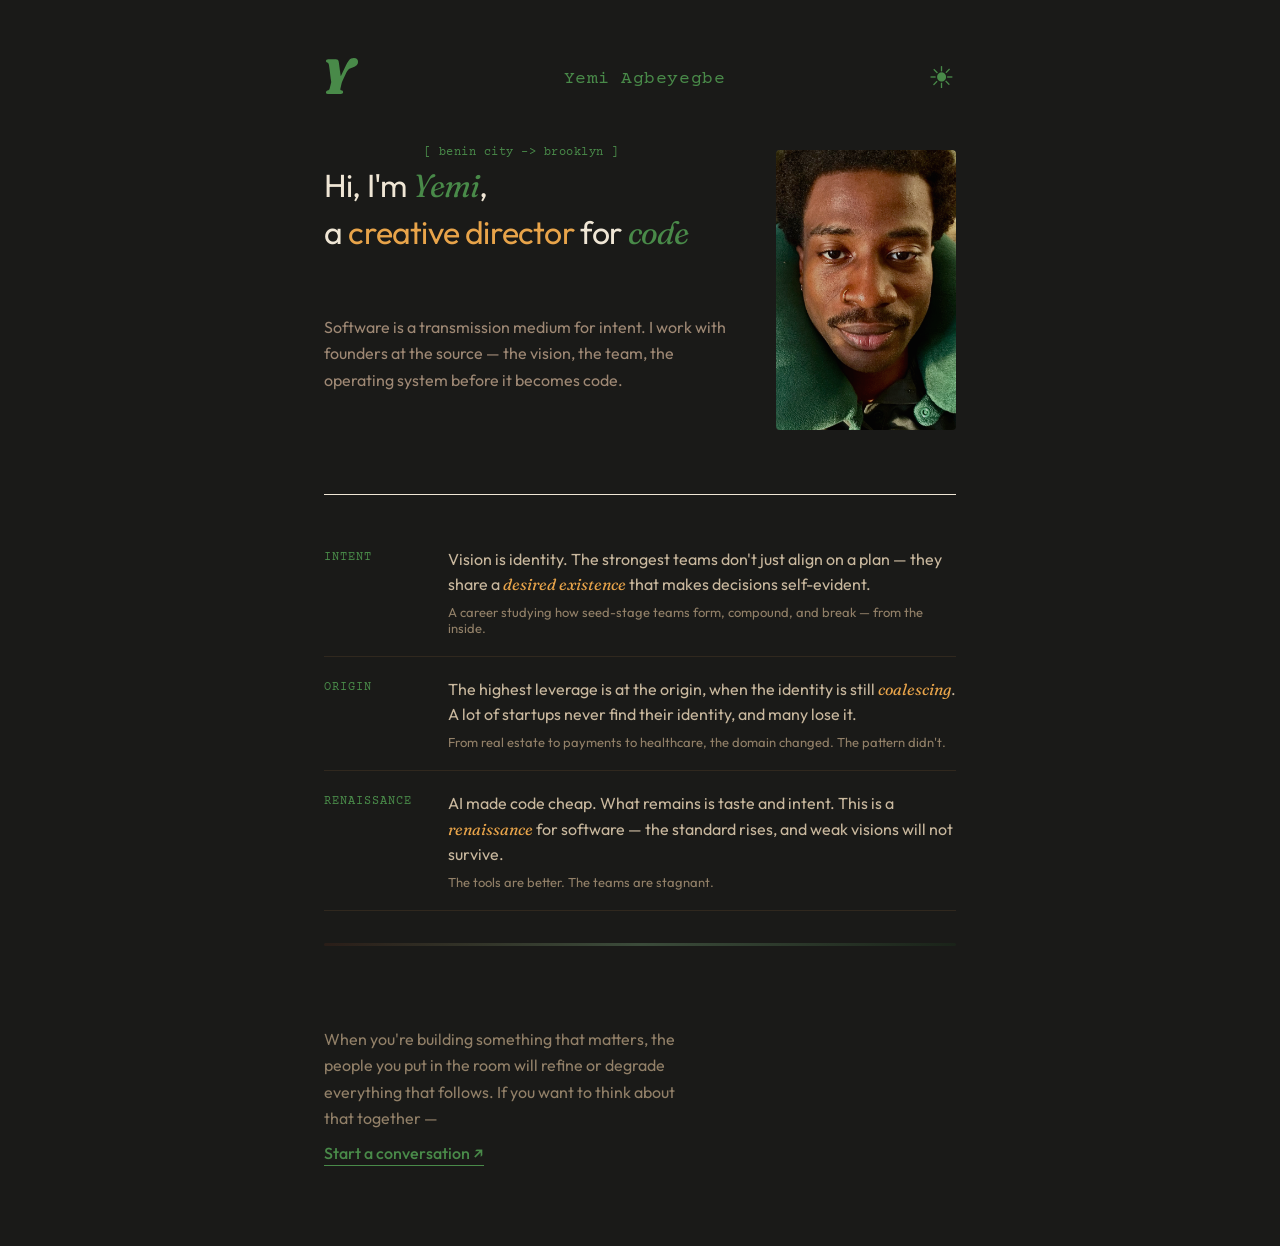
<file: index.html>
<!DOCTYPE HTML>
<html>
	<head>
		<!-- Global site tag (gtag.js) - Google Analytics -->
		<script async src="https://www.googletagmanager.com/gtag/js?id=UA-127901206-1"></script>
		<script>
		  window.dataLayer = window.dataLayer || [];
		  function gtag(){dataLayer.push(arguments);}
		  gtag('js', new Date());
		  gtag('config', 'UA-127901206-1');
		</script>
		<title>Yemi.</title>
		<meta charset="utf-8" />
		<meta name="viewport" content="width=device-width, initial-scale=1" />
		<link rel="icon" href="favicon-y-fraunces-nobox.svg" type="image/svg+xml">
<style>
  @import url('https://fonts.googleapis.com/css2?family=Outfit:wght@300;400;500;600&family=Fraunces:ital,opsz,wght@0,9..144,300;0,9..144,400;0,9..144,500;1,9..144,300;1,9..144,400;1,9..144,500&family=Courier+Prime:ital,wght@0,400;0,700;1,400&display=swap');

  * { margin: 0; padding: 0; box-sizing: border-box; }

  :root {
    --bg: #1a1a18;
    --bg-clearing: #1e1c18;
    --rule: #30281e;
    --rule-heavy: #efe6d5;

    --text-bone: #efe6d5;
    --text-sand: #c9b89e;
    --text-leather: #9e8874;
    --text-dusk: #928068;
    --text-bark: #856e52;

    --accent: #e8a44a;
    --accent-hover: #f5d89a;
    --accent-secondary: #d4704a;

    --system: #498a49;
    --system-deep: #2d4a2d;

    --ash: #3d2218;
    --grad-left: #3d2218;
    --grad-mid: #648864;
    --grad-right: #1a2e1a;
  }

  [data-mode="light"] {
    --bg: #cda07a;
    --bg-clearing: #c4986f;
    --rule: #b08058;
    --rule-heavy: #261810;

    --text-bone: #1e1610;
    --text-sand: #2a1a10;
    --text-leather: #443218;
    --text-dusk: #453018;
    --text-bark: #584028;

    --accent: #8b3a2a;
    --accent-hover: #a04028;
    --accent-secondary: #6e2e20;

    --system: #046a00;
    --system-deep: #8aaa80;

    --ash: #6e2e20;
    --grad-left: #6e2e20;
    --grad-mid: #3a6838;
    --grad-right: #2d4a2d;
  }

  body {
    font-family: 'Outfit', system-ui, sans-serif;
    background: var(--bg);
    color: var(--text-bone);
    transition: background 0.5s, color 0.5s;
  }
  .page { max-width: 680px; margin: 0 auto; padding: 2.5rem 1.5rem 4rem; }

  .mode-toggle {
    cursor: pointer; font-size: 30px; transition: color 0.2s;
  }
  .mode-toggle:hover { color: var(--accent); }

  .divider { border: none; border-top: 0.5px solid var(--rule); margin: 2rem 0; transition: border-color 0.5s; }
  .divider-heavy { border: none; border-top: 1.5px solid var(--rule-heavy); margin: 2rem 0; transition: border-color 0.5s; }
  .ground-strip {
    height: 3px; border-radius: 2px; margin: 2rem 0;
    background: linear-gradient(90deg, var(--grad-left) 0%, var(--grad-mid) 50%, var(--grad-right) 100%);
    opacity: 0.45; transition: opacity 0.5s;
  }

  .topline {
    display: flex; justify-content: space-between; align-items: center;
    font-family: 'Courier Prime', monospace; font-size: 13px;
    color: var(--system); letter-spacing: 0.04em; margin-bottom: 2rem;
    transition: color 0.5s, background 0.5s;
    position: sticky; top: 0; z-index: 100;
    background: var(--bg); padding: 1rem 0;
  }
  .name { color: var(--system);font-family: 'Courier Prime', monospace; font-size: 18px; }
  .topline-links { display: flex; align-items: center; gap: 1.5rem; }
  .topline-links span { cursor: pointer; transition: color 0.2s; }
  .topline-links span:hover { color: var(--accent); }

  .hero { margin-bottom: 4rem; position: relative; display: grid; grid-template-columns: 1fr auto; gap: 2rem; align-items: start; }
  .hero-content { position: relative; }
  .hero-portrait {
    width: 180px; height: 280px; border-radius: 4px; overflow: hidden;
    opacity: 0.85; transition: opacity 0.5s;
  }
  .hero-portrait img { width: 100%; height: 100%; object-fit: cover; object-position: center top; }
  .hero-headline {
    margin-top: 1rem;
    display: flex; flex-direction: column; gap: 0.5rem;
    font-size: 32px; font-weight: 400; line-height: 1.2; letter-spacing: -0.025em;
    color: var(--text-bone); margin-bottom: 1.5rem; transition: color 0.5s;
  }
  .hero-headline em {
    font-family: 'Fraunces', Georgia, serif; font-style: italic; font-weight: 400;
    color: var(--accent); transition: color 0.5s;
  }
  .hero-annotation {
    position: absolute; left: 100px; top: -8px;
    font-family: 'Courier Prime', monospace; font-size: 12px;
    color: var(--system); letter-spacing: 0.04em; text-align: right;
    line-height: 1.8; max-width: 200px; transition: color 0.5s;
  }
  .hero-sub {
    font-size: 16px; color: var(--text-leather); line-height: 1.65;
    transition: color 0.5s;
  }

  .interleave-row {
    display: grid; grid-template-columns: 100px minmax(0, 1fr);
    gap: 0 1.5rem; padding: 1.25rem 0;
    border-bottom: 0.5px solid var(--rule); transition: border-color 0.5s;
  }
  .il-label {
    font-family: 'Courier Prime', monospace; font-size: 12px;
    color: var(--system); letter-spacing: 0.08em; padding-top: 4px;
    text-transform: uppercase; transition: color 0.5s;
  }
  .il-claim { font-size: 16px; color: var(--text-sand); line-height: 1.6; transition: color 0.5s; }
  .il-claim em {
    font-family: 'Fraunces', Georgia, serif; font-style: italic;
    color: var(--accent); transition: color 0.5s;
  }
  .il-proof { font-size: 13px; color: var(--text-dusk); margin-top: 6px; transition: color 0.5s; }
  .il-proof .num { color: var(--accent); font-weight: 500; font-size: 16px; transition: color 0.5s; }

  .proof-strip { display: flex; gap: 3rem; padding: 2.5rem 0; flex-wrap: wrap; align-items: baseline; }
  .proof-item { display: flex; align-items: baseline; gap: 0.4rem; }
  .proof-num { font-size: 36px; font-weight: 400; letter-spacing: -0.03em; transition: color 0.5s; }
  .proof-label {
    font-family: 'Courier Prime', monospace; font-size: 12px;
    color: var(--text-bark); letter-spacing: 0.03em; transition: color 0.5s;
  }

  .bio-strip {
    display: grid; grid-template-columns: minmax(0, 1fr) minmax(0, 1fr);
    gap: 1px; border: 0.5px solid var(--rule); transition: border-color 0.5s;
  }
  .bio-cell { padding: 1.25rem 1rem; background: var(--bg-clearing); transition: background 0.5s; }
  .bio-cell-label {
    font-family: 'Courier Prime', monospace; font-size: 11px;
    letter-spacing: 0.1em; color: var(--system); text-transform: uppercase;
    margin-bottom: 6px; transition: color 0.5s;
  }
  .bio-cell-value { font-size: 13px; color: var(--text-dusk); line-height: 1.5; transition: color 0.5s; }
  .bio-cell-value span { color: var(--text-sand); }

  .section-label {
    font-family: 'Courier Prime', monospace; font-size: 12px;
    letter-spacing: 0.1em; color: var(--system); text-transform: uppercase;
    margin-bottom: 1rem; transition: color 0.5s;
  }
  .writing-row {
    display: grid; grid-template-columns: 80px minmax(0, 1fr);
    gap: 0 1.5rem; padding: 0.85rem 0;
    border-bottom: 0.5px solid var(--rule); cursor: pointer; transition: border-color 0.5s;
  }
  .writing-row:hover .wr-title { color: var(--accent); }
  .wr-date {
    font-family: 'Courier Prime', monospace; font-size: 12px;
    color: var(--text-bark); padding-top: 3px; letter-spacing: 0.03em; transition: color 0.5s;
  }
  .wr-title { font-size: 16px; color: var(--text-sand); transition: color 0.2s; }
  .wr-tag { font-family: 'Courier Prime', monospace; font-size: 12px; color: var(--system); transition: color 0.5s; }

  .cta-section { padding: 3rem 0 1rem; }
  .cta-text { font-size: 16px; color: var(--text-dusk); line-height: 1.65; max-width: 380px; transition: color 0.5s; }
  .cta-link {
    display: inline-block; margin-top: 0.75rem; font-size: 16px; font-weight: 500;
    color: var(--system); border-bottom: 1px solid var(--system);
    padding-bottom: 2px; cursor: pointer; transition: color 0.2s, border-color 0.2s;
    text-decoration: none;
  }
  .cta-link:hover { color: var(--accent); border-color: var(--accent); }

  .margin-note {
    position: fixed; right: 12px; top: 50%; transform: translateY(-50%);
    font-family: 'Courier Prime', monospace; font-size: 12px;
    color: var(--system); letter-spacing: 0.04em;
    writing-mode: vertical-rl; text-orientation: mixed; transition: color 0.5s;
  }

  .reading-sample { padding: 2rem 0; max-width: 540px; }
  .reading-sample h3 { font-size: 22px; font-weight: 500; color: var(--text-bone); margin-bottom: 0.5rem; transition: color 0.5s; }
  .reading-sample .article-meta {
    font-family: 'Courier Prime', monospace; font-size: 12px;
    color: var(--text-bark); letter-spacing: 0.04em; margin-bottom: 1.5rem; transition: color 0.5s;
  }
  .reading-sample .article-meta span { color: var(--system); }
  .reading-sample p { font-size: 16px; color: var(--text-sand); line-height: 1.75; margin-bottom: 1.25rem; transition: color 0.5s; }
  .reading-sample p em {
    font-family: 'Fraunces', Georgia, serif; font-style: italic;
    color: var(--accent); transition: color 0.5s;
  }
  .reading-sample blockquote {
    font-family: 'Fraunces', Georgia, serif; font-style: italic; font-size: 18px;
    color: var(--text-bone); line-height: 1.5; border-left: 2px solid var(--ash);
    padding-left: 1.25rem; margin: 1.5rem 0; transition: color 0.5s, border-color 0.5s;
  }

  .slot { display: inline; position: relative; min-height: 2.4em; }
  .slot-word { display: inline-flex; white-space: nowrap; }
  .slot-char {
    display: inline-block;
    opacity: 0;
    transform: translateY(-0.5em);
  }

  @media (max-width: 640px) {
    .slot { display: inline-block; min-height: 2.4em; vertical-align: top; }
    .interleave-row { grid-template-columns: 1fr; gap: 0.25rem 0; }
    .il-label { padding-top: 0; margin-bottom: 0.25rem; }
    .hero { grid-template-columns: 1fr; }
    .hero-portrait { width: 60%; height: 360px; order: -1; border-radius: 4px; margin: 0 auto 1rem; }
  }
</style>
	</head>
	<body>

<div class="page" id="root">

  <div class="topline">
    <span class="name"><a href="https://yemagbe.com" style="display:inline-flex;align-items:center;text-decoration:none;"><img src="favicon-y-fraunces-nobox.svg" alt="Y" style="height:2.2em;vertical-align:-0.15em;"></a></span>
    <div class="topline-links">
      <span class="name" onclick="window.location.href='./'">Yemi Agbeyegbe</span>
      <!-- <span>Thoughts</span>
      |
      <span>Works</span> -->
    </div>
    <span class="mode-toggle" onclick="toggleMode()" id="mode-icon" title="terre de jour">☀︎</span></div>

  <div class="hero">
    <div class="hero-content">
      <div class="hero-headline">
        <span>Hi, I'm <em style="color:var(--system)">Yemi</em>,</span>
        <span class="slot" id="slot"></span>
      </div>
      <div class="hero-annotation">[ benin city -> brooklyn ]</div>
      <p class="hero-sub">Software is a transmission medium for intent. I work with founders at the source — the vision, the team, the operating system before it becomes code.</p>
    </div>
    <div class="hero-portrait"><img src="images/yemi-face.jpg" alt="Yemi"></div>
  </div>

  <hr class="divider-heavy">

  <div>
    <div class="interleave-row">
      <div class="il-label">Intent</div>
      <div>
        <div class="il-claim">Vision is identity. The strongest teams don't just align on a plan — they share a <em>desired existence</em> that makes decisions self-evident.</div>
        <div class="il-proof">A career studying how seed-stage teams form, compound, and break — from the inside.</div>
      </div>
    </div>
    <div class="interleave-row">
      <div class="il-label">Origin</div>
      <div>
        <div class="il-claim">The highest leverage is at the origin, when the identity is still <em>coalescing</em>. A lot of startups never find their identity, and many lose it.</div>
        <div class="il-proof">From real estate to payments to healthcare, the domain changed. The pattern didn't.</div>
      </div>
    </div>
    <div class="interleave-row">
      <div class="il-label">Renaissance</div>
      <div>
        <div class="il-claim">AI made code cheap. What remains is taste and intent. This is a <em>renaissance</em> for software — the standard rises, and weak visions will not survive.</div>
        <div class="il-proof">The tools are better. The teams are stagnant.</div>
      </div>
    </div>
  </div>

  <!-- <hr class="divider"> -->

  <!-- <div class="bio-strip">
    <div class="bio-cell"><div class="bio-cell-label">Domains</div><div class="bio-cell-value"><span>Healtare AI</span> · Fintech · <span>Telemedicine</span></div></div>
    <div class="bio-cell"><div class="bio-cell-label">Stage</div><div class="bio-cell-value"><span>Pre-seed</span> through <span>Series A</span></div></div>
    <div class="bio-cell"><div class="bio-cell-label">Role</div><div class="bio-cell-value"><span>Founding architect</span> · Technical co-founder</div></div>
    <div class="bio-cell"><div class="bio-cell-label">Base</div><div class="bio-cell-value"><span>Benin City</span> → <span>Brooklyn</span></div></div>
  </div> -->

  <!-- <hr class="divider-heavy"> -->
<!-- 
  <div style="padding:2rem 0">
    <div class="section-label">Thinking</div>
    <div class="writing-row"><div class="wr-date">026.03</div><div class="wr-title">Code is free now. Vision is the bottleneck. <span class="wr-tag">( thesis )</span></div></div>
    <div class="writing-row"><div class="wr-date">026.02</div><div class="wr-title">Your first hire is intent, not a skill set <span class="wr-tag">( pattern )</span></div></div>
    <div class="writing-row"><div class="wr-date">026.01</div><div class="wr-title">Source code <span class="wr-tag">( strategy )</span></div></div>
    <div class="writing-row"><div class="wr-date">025.11</div><div class="wr-title">The team is the product <span class="wr-tag">( manifesto )</span></div></div>
  </div> -->

  <div class="ground-strip"></div>

  <div class="cta-section">
    <p class="cta-text">When you're building something that matters, the people you put in the room will refine or degrade everything that follows. If you want to think about that together —</p>
    <a class="cta-link" href="mailto:yemi@yemagbe.com">Start a conversation ↗</a>
  </div>

  <!-- <hr class="divider" style="margin-top:3rem">

  <div class="reading-sample">
    <h3>Source code</h3>
    <div class="article-meta">026.01 · <span>( strategy )</span> · 8 min read</div>
    <p>Every startup hits a moment where the founder realizes the product isn't what they envisioned. The instinct is to blame <em>execution</em> — hire faster, spec tighter, add process.</p>
    <p>But the product is a faithful recording of how the team thinks. The distortion happened upstream — in the <em>intent</em>.</p>
    <blockquote>You cannot fix the output by optimizing the process. You have to go back to the intent.</blockquote>
    <p>Who's in the room, what they actually care about, whether the vision is deep enough to make decisions obvious — that's the <em>substrate</em>. Everything else is downstream.</p>
  </div>

  <div class="margin-note">the intent is the product</div>
</div> -->

<script>
  let dark = true;
  function toggleMode() {
    dark = !dark;
    document.getElementById('root').setAttribute('data-mode', dark ? 'dark' : 'light');
    document.body.style.background = dark ? '#1a1a18' : '#cda07a';
    document.getElementById('mode-icon').textContent = dark ? '☀︎' : '☽';
    document.getElementById('mode-icon').title = dark ? 'terre de jour' : 'feu de nuit';
  }

  const phrases = [
    [
      { text: 'a ', color: null },
      { text: 'creative director', color: 'var(--accent)' },
      { text: ' for ', color: null },
      { text: 'code', color: 'var(--system)', italic: true }
    ],
    [
      { text: 'a ', color: null },
      { text: 'vision architect', color: 'var(--accent)' },
      { text: ' for ', color: null },
      { text: 'software', color: 'var(--system)', italic: true }
    ],
    [
      { text: 'a ', color: null },
      { text: 'performance coach', color: 'var(--accent)' },
      { text: ' for ', color: null },
      { text: 'startups', color: 'var(--system)', italic: true }
    ]
  ];
  const slot = document.getElementById('slot');
  let current = 0;
  const CHAR_DELAY = 15;
  const DURATION = 120;
  const EASING = 'cubic-bezier(0.22, 1, 0.36, 1)';

  function buildSpans(phrase) {
    const spans = [];
    const words = [];
    let currentWord = [];
    phrase.forEach(seg => {
      for (let i = 0; i < seg.text.length; i++) {
        const ch = seg.text[i];
        const s = document.createElement(seg.italic ? 'em' : 'span');
        s.className = 'slot-char';
        s.textContent = ch === ' ' ? '\u00A0' : ch;
        if (seg.color) s.style.color = seg.color;
        if (seg.italic) s.style.fontStyle = 'italic';
        spans.push(s);
        if (ch === ' ') {
          if (currentWord.length) words.push(currentWord);
          words.push([s]);
          currentWord = [];
        } else {
          currentWord.push(s);
        }
      }
    });
    if (currentWord.length) words.push(currentWord);
    spans._words = words;
    return spans;
  }

  function appendWords(spans) {
    spans._words.forEach(word => {
      if (word.length === 1 && word[0].textContent === '\u00A0') {
        slot.appendChild(word[0]);
      } else {
        const w = document.createElement('span');
        w.className = 'slot-word';
        word.forEach(s => w.appendChild(s));
        slot.appendChild(w);
      }
    });
  }

  function renderPhrase(phrase) {
    slot.textContent = '';
    const spans = buildSpans(phrase);
    spans.forEach(s => {
      s.style.opacity = '1';
      s.style.transform = 'translateY(0)';
    });
    appendWords(spans);
  }

  function transitionTo(phrase) {
    const oldSpans = Array.from(slot.querySelectorAll('.slot-char'));
    const outCount = oldSpans.length;
    let outDone = 0;

    function spawnIn() {
      slot.textContent = '';
      const spans = buildSpans(phrase);
      spans.forEach((s, i) => {
        s.style.opacity = '0';
        s.style.transform = 'translateY(-0.5em)';
      });
      appendWords(spans);
      spans.forEach((s, i) => {
        const anim = s.animate([
          { opacity: 0, transform: 'translateY(-0.5em)' },
          { opacity: 1, transform: 'translateY(0)' }
        ], { duration: DURATION, delay: i * CHAR_DELAY, easing: EASING, fill: 'forwards' });
        anim.onfinish = () => { s.style.opacity = '1'; s.style.transform = 'translateY(0)'; };
      });
    }

    if (outCount === 0) { spawnIn(); return; }

    oldSpans.forEach((s, i) => {
      const anim = s.animate([
        { opacity: 1, transform: 'translateY(0)' },
        { opacity: 0, transform: 'translateY(0.5em)' }
      ], { duration: DURATION, delay: i * CHAR_DELAY, easing: EASING, fill: 'forwards' });
      anim.onfinish = () => { outDone++; if (outDone === outCount) spawnIn(); };
    });
  }

  renderPhrase(phrases[0]);

  setInterval(() => {
    current = (current + 1) % phrases.length;
    transitionTo(phrases[current]);
  }, 3500);
</script>

	</body>
</html>
</file>
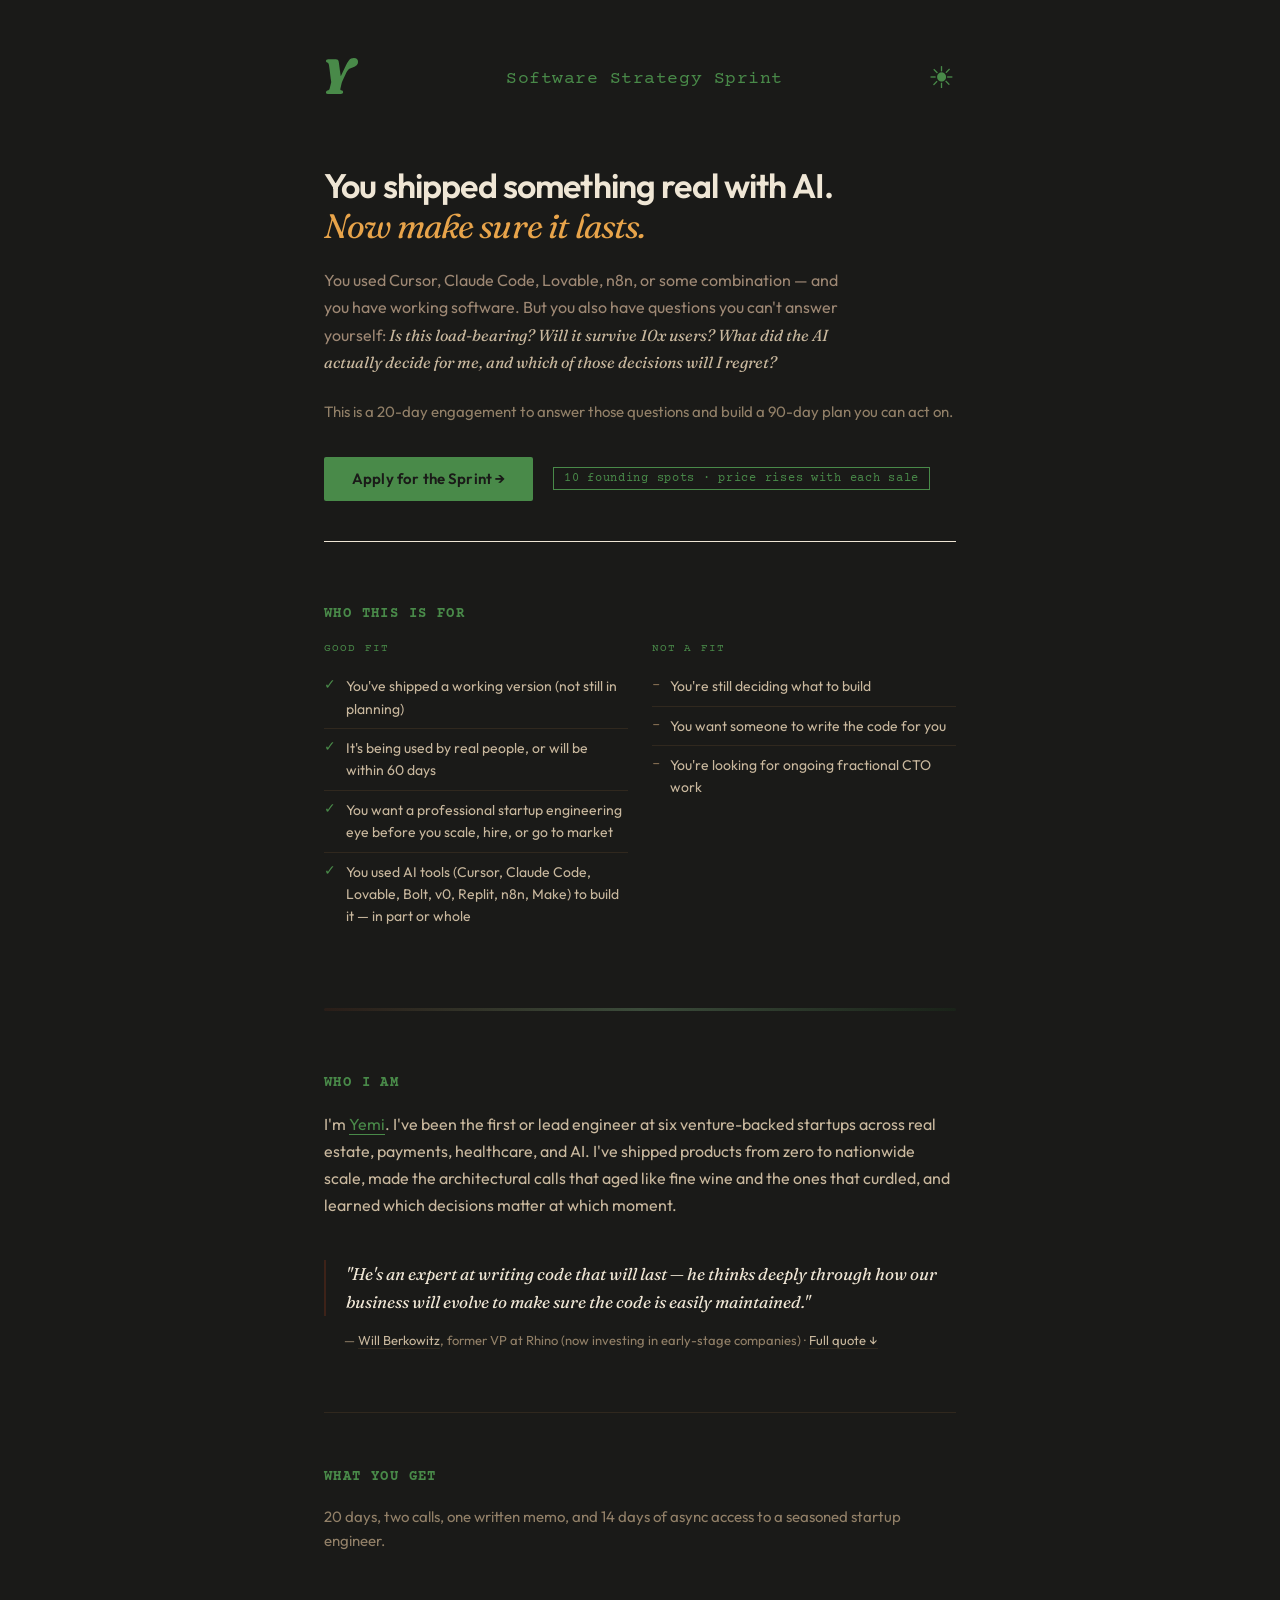
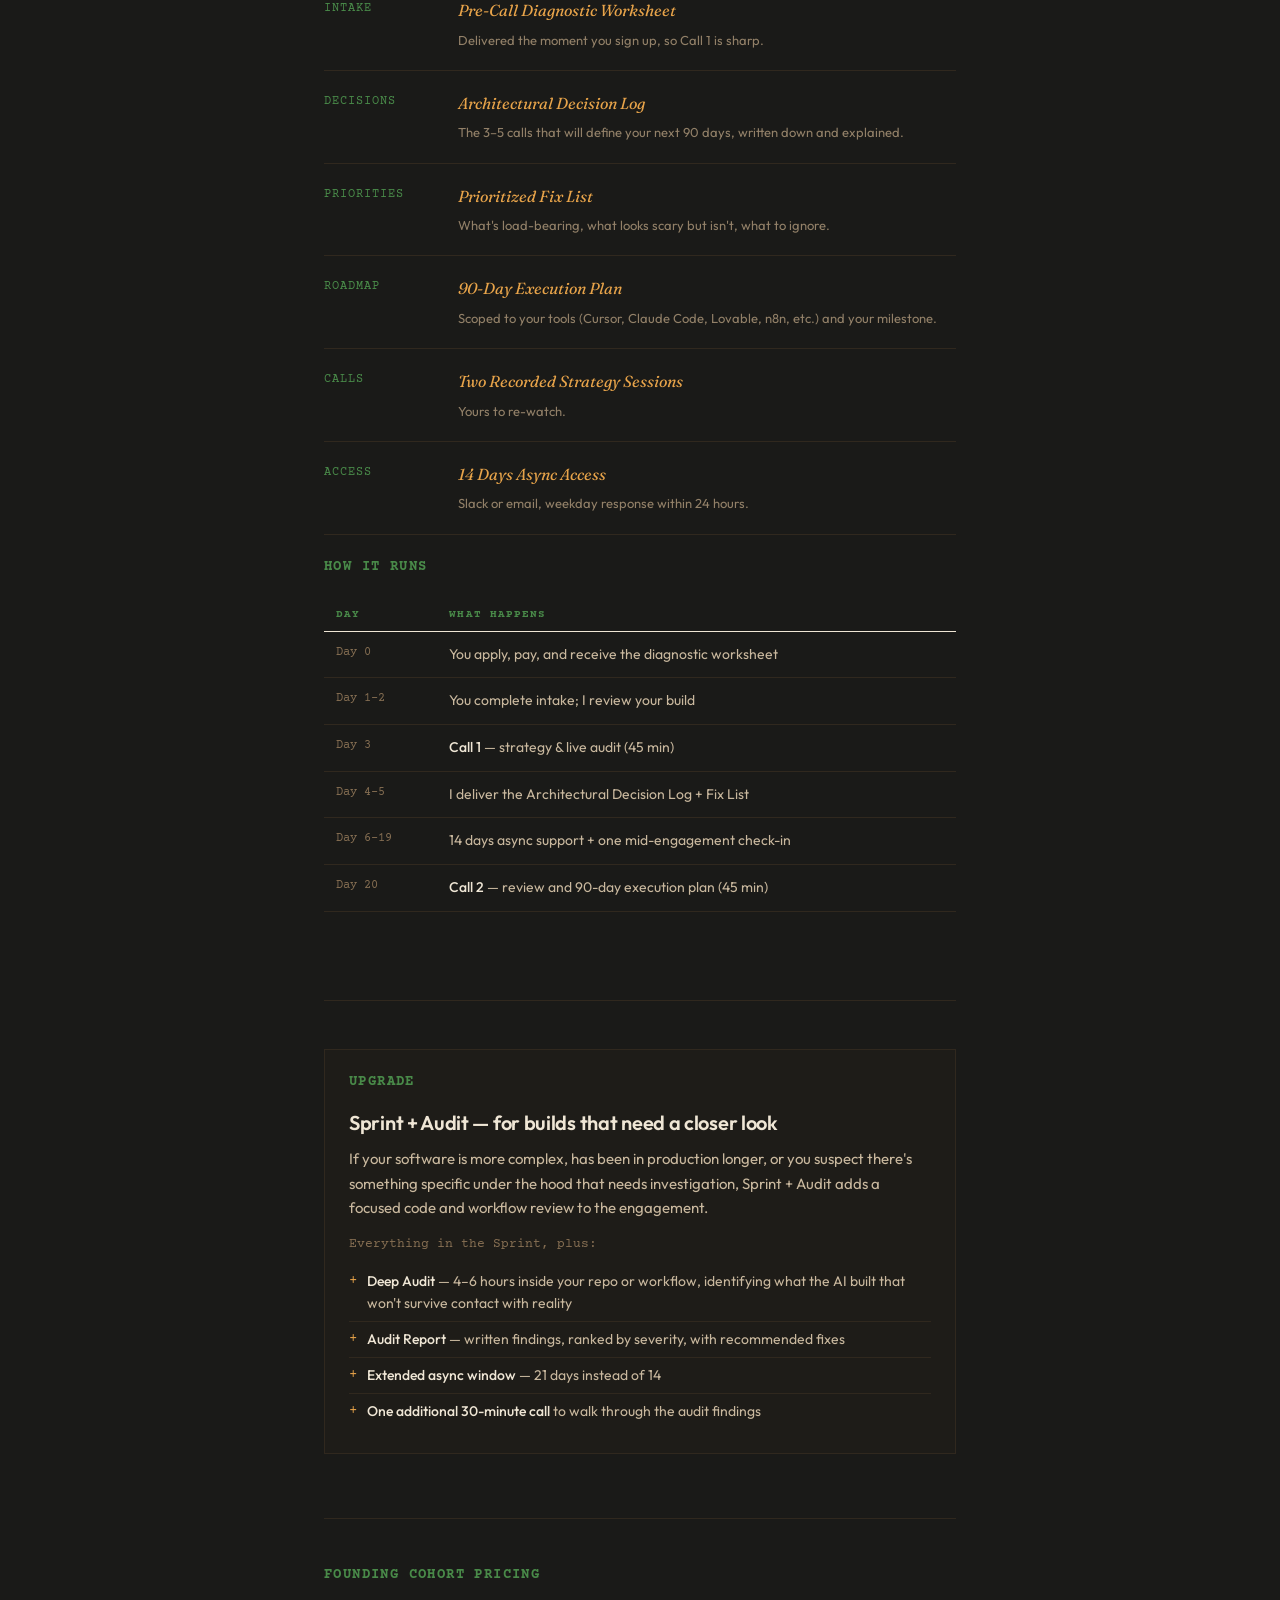
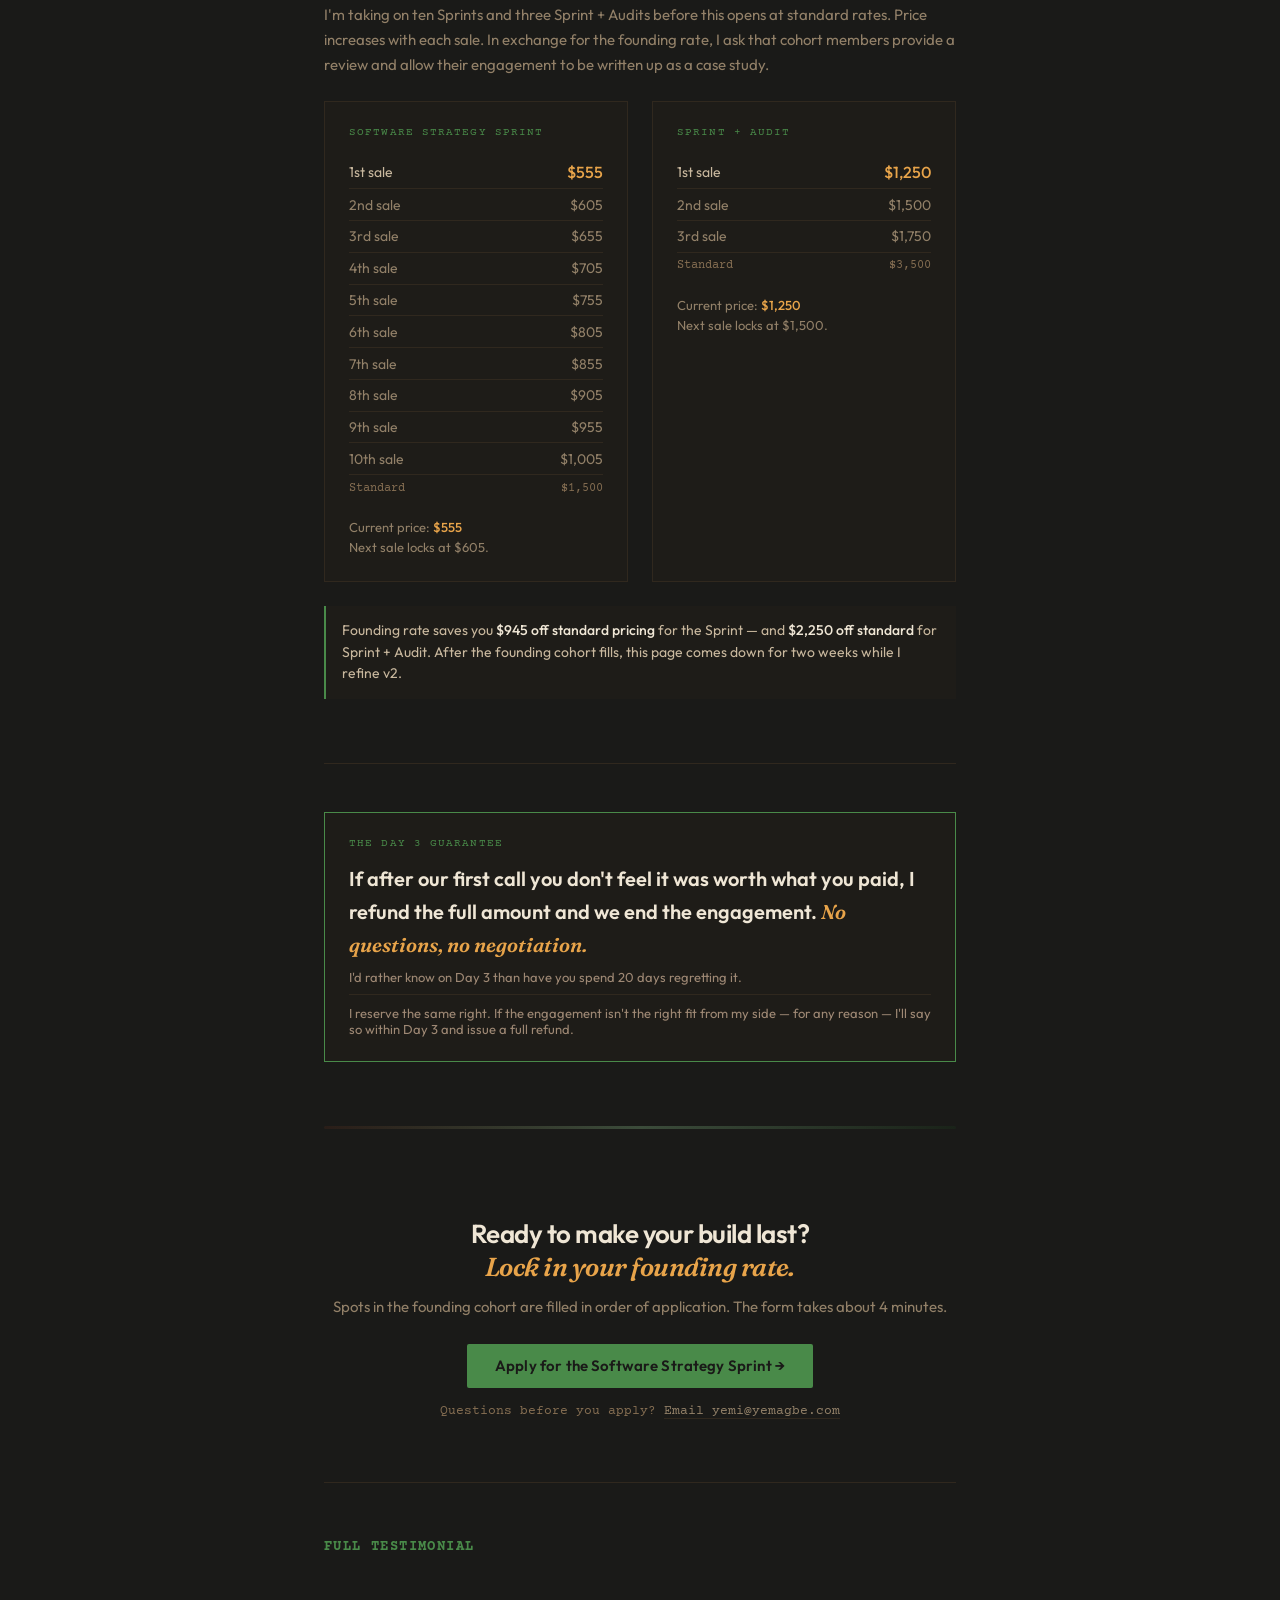
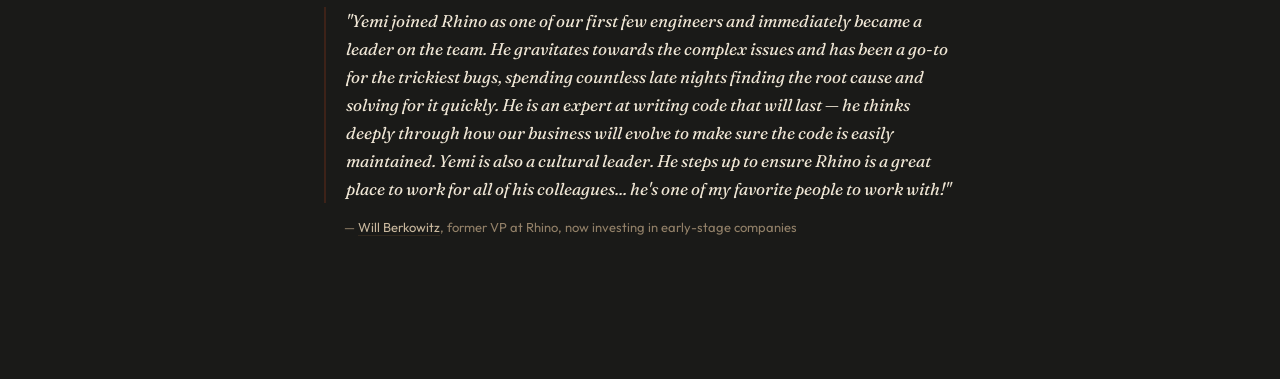
<file: offer/index.html>
<!DOCTYPE HTML>
<html>
  <head>
    <title>Software Strategy Sprint — Yemi Agbeyegbe</title>
    <meta charset="utf-8" />
    <meta name="viewport" content="width=device-width, initial-scale=1" />
    <meta name="description" content="A 20-day engagement to audit your AI-built software and build a 90-day plan you can act on." />
    <link rel="icon" href="../favicon-y-fraunces-nobox.svg" type="image/svg+xml">
    <style>
      @import url('https://fonts.googleapis.com/css2?family=Outfit:wght@300;400;500;600&family=Fraunces:ital,opsz,wght@0,9..144,300;0,9..144,400;0,9..144,500;1,9..144,300;1,9..144,400;1,9..144,500&family=Courier+Prime:ital,wght@0,400;0,700;1,400&display=swap');

      * { margin: 0; padding: 0; box-sizing: border-box; }

      :root {
        --bg: #1a1a18;
        --bg-clearing: #1e1c18;
        --rule: #30281e;
        --rule-heavy: #efe6d5;

        --text-bone: #efe6d5;
        --text-sand: #c9b89e;
        --text-leather: #9e8874;
        --text-dusk: #928068;
        --text-bark: #856e52;

        --accent: #e8a44a;
        --accent-hover: #f5d89a;
        --accent-secondary: #d4704a;

        --system: #498a49;
        --system-deep: #2d4a2d;

        --ash: #3d2218;
        --grad-left: #3d2218;
        --grad-mid: #648864;
        --grad-right: #1a2e1a;
      }

      [data-mode="light"] {
        --bg: #cda07a;
        --bg-clearing: #c4986f;
        --rule: #b08058;
        --rule-heavy: #261810;

        --text-bone: #1e1610;
        --text-sand: #2a1a10;
        --text-leather: #443218;
        --text-dusk: #453018;
        --text-bark: #584028;

        --accent: #8b3a2a;
        --accent-hover: #a04028;
        --accent-secondary: #6e2e20;

        --system: #046a00;
        --system-deep: #8aaa80;

        --ash: #6e2e20;
        --grad-left: #6e2e20;
        --grad-mid: #3a6838;
        --grad-right: #2d4a2d;
      }

      body {
        font-family: 'Outfit', system-ui, sans-serif;
        background: var(--bg);
        color: var(--text-bone);
        transition: background 0.5s, color 0.5s;
      }

      .page { max-width: 680px; margin: 0 auto; padding: 2.5rem 1.5rem 5rem; }

      .mode-toggle { cursor: pointer; font-size: 30px; transition: color 0.2s; }
      .mode-toggle:hover { color: var(--accent); }

      .divider { border: none; border-top: 0.5px solid var(--rule); margin: 2rem 0; transition: border-color 0.5s; }
      .divider-heavy { border: none; border-top: 1.5px solid var(--rule-heavy); margin: 2.5rem 0; transition: border-color 0.5s; }
      .ground-strip {
        height: 3px; border-radius: 2px; margin: 2.5rem 0;
        background: linear-gradient(90deg, var(--grad-left) 0%, var(--grad-mid) 50%, var(--grad-right) 100%);
        opacity: 0.45; transition: opacity 0.5s;
      }

      /* ── Nav ── */
      .topline {
        display: flex; justify-content: space-between; align-items: center;
        font-family: 'Courier Prime', monospace; font-size: 13px;
        color: var(--system); letter-spacing: 0.04em; margin-bottom: 3rem;
        transition: color 0.5s, background 0.5s;
        position: sticky; top: 0; z-index: 100;
        background: var(--bg); padding: 1rem 0;
      }
      .name { color: var(--system); font-family: 'Courier Prime', monospace; font-size: 18px; }
      .topline-back {
        font-family: 'Courier Prime', monospace; font-size: 11px;
        color: var(--text-bark); letter-spacing: 0.04em;
        text-decoration: none; transition: color 0.2s; opacity: 0.6;
      }
      .topline-back:hover { color: var(--text-dusk); opacity: 1; }

      /* ── Section labels ── */
      .section-label {
        font-family: 'Courier Prime', monospace; font-size: 14px; font-weight: 700;
        letter-spacing: 0.1em; color: var(--system); text-transform: uppercase;
        margin-bottom: 1.25rem; transition: color 0.5s;
      }

      /* ── Hero ── */
      .offer-hero { margin-bottom: 2rem; }
      .offer-tag {
        font-family: 'Courier Prime', monospace; font-size: 12px;
        color: var(--system); letter-spacing: 0.1em; text-transform: uppercase;
        margin-bottom: 1.25rem;
      }
      .offer-headline {
        font-size: 34px; font-weight: 600; line-height: 1.2; letter-spacing: -0.025em;
        color: var(--text-bone); margin-bottom: 1.25rem; transition: color 0.5s;
        max-width: 560px;
      }
      .offer-headline em {
        font-family: 'Fraunces', Georgia, serif; font-style: italic; font-weight: 400;
        color: var(--accent); transition: color 0.5s;
      }
      .offer-sub {
        font-size: 16px; color: var(--text-leather); line-height: 1.7;
        max-width: 520px; margin-bottom: 1.5rem; transition: color 0.5s;
      }
      .offer-sub em {
        font-family: 'Fraunces', Georgia, serif; font-style: italic;
        color: var(--text-sand); transition: color 0.5s;
      }
      .offer-summary {
        font-size: 15px; color: var(--text-dusk); line-height: 1.65;
        margin-bottom: 2rem; transition: color 0.5s;
      }

      /* ── Hero CTA cluster ── */
      .hero-cta {
        display: flex; flex-direction: column; gap: 0.75rem; margin-bottom: 1rem;
      }
      .hero-cta-row { display: flex; align-items: center; gap: 1.25rem; flex-wrap: wrap; }
      .scarcity-tag {
        font-family: 'Courier Prime', monospace; font-size: 12px;
        color: var(--system); letter-spacing: 0.06em;
        border: 0.5px solid var(--system); padding: 0.25rem 0.6rem;
        display: inline-block; transition: color 0.5s, border-color 0.5s;
      }

      /* ── Primary button ── */
      .btn-primary {
        display: inline-block; padding: 0.8rem 1.75rem;
        background: var(--system); color: var(--bg);
        font-family: 'Outfit', system-ui, sans-serif;
        font-size: 15px; font-weight: 600; letter-spacing: 0.01em;
        text-decoration: none; border-radius: 2px;
        transition: background 0.18s, color 0.18s, box-shadow 0.18s; cursor: pointer;
        border: none;
      }
      .btn-primary:hover {
        background: var(--accent);
        color: var(--bg);
      }

      /* ── Interleave rows ── */
      .interleave-row {
        display: grid; grid-template-columns: 110px minmax(0, 1fr);
        gap: 0 1.5rem; padding: 1.25rem 0;
        border-bottom: 0.5px solid var(--rule); transition: border-color 0.5s;
      }
      .il-label {
        font-family: 'Courier Prime', monospace; font-size: 12px;
        color: var(--system); letter-spacing: 0.08em; padding-top: 4px;
        text-transform: uppercase; transition: color 0.5s;
      }
      .il-claim { font-size: 16px; color: var(--text-sand); line-height: 1.6; transition: color 0.5s; }
      .il-claim em {
        font-family: 'Fraunces', Georgia, serif; font-style: italic;
        color: var(--accent); transition: color 0.5s;
      }
      .il-proof { font-size: 13px; color: var(--text-dusk); margin-top: 6px; line-height: 1.55; transition: color 0.5s; }

      /* ── Who-it's-for ── */
      .fit-grid { display: grid; grid-template-columns: 1fr 1fr; gap: 1.5rem; margin-top: 1rem; }
      .fit-col-label {
        font-family: 'Courier Prime', monospace; font-size: 11px;
        letter-spacing: 0.1em; text-transform: uppercase;
        color: var(--system); margin-bottom: 0.75rem; transition: color 0.5s;
      }
      .fit-list { list-style: none; }
      .fit-list li {
        font-size: 14px; color: var(--text-sand); line-height: 1.6;
        padding: 0.5rem 0; border-bottom: 0.5px solid var(--rule);
        display: flex; gap: 0.6rem; align-items: flex-start;
        transition: color 0.5s, border-color 0.5s;
      }
      .fit-list li:last-child { border-bottom: none; }
      .fit-list li .marker { color: var(--system); font-family: 'Courier Prime', monospace; flex-shrink: 0; }
      .fit-list.no li .marker { color: var(--text-bark); }

      /* ── Timeline table ── */
      .timeline-table { width: 100%; border-collapse: collapse; margin: 1.5rem 0; font-size: 14px; }
      .timeline-table th {
        font-family: 'Courier Prime', monospace; font-size: 11px;
        letter-spacing: 0.1em; text-transform: uppercase;
        color: var(--system); text-align: left;
        padding: 0.6rem 0.75rem; border-bottom: 1px solid var(--rule-heavy);
        transition: color 0.5s, border-color 0.5s;
      }
      .timeline-table td {
        padding: 0.75rem; color: var(--text-sand);
        border-bottom: 0.5px solid var(--rule);
        vertical-align: top; line-height: 1.55;
        transition: color 0.5s, border-color 0.5s;
      }
      .timeline-table td:first-child {
        font-family: 'Courier Prime', monospace; font-size: 12px;
        color: var(--text-bark); white-space: nowrap; transition: color 0.5s;
      }
      .timeline-table td strong { color: var(--text-bone); font-weight: 500; transition: color 0.5s; }

      /* ── Audit add-on ── */
      .addon-section {
        padding: 1.5rem; background: var(--bg-clearing);
        border: 0.5px solid var(--rule); transition: background 0.5s, border-color 0.5s;
      }
      .addon-title {
        font-size: 20px; font-weight: 600; color: var(--text-bone);
        margin-bottom: 0.75rem; letter-spacing: -0.015em; transition: color 0.5s;
      }
      .addon-body {
        font-size: 15px; color: var(--text-sand); line-height: 1.65;
        margin-bottom: 1rem; transition: color 0.5s;
      }
      .addon-list { list-style: none; }
      .addon-list li {
        font-size: 14px; color: var(--text-sand); line-height: 1.6;
        padding: 0.4rem 0; border-bottom: 0.5px solid var(--rule);
        display: flex; gap: 0.6rem;
        transition: color 0.5s, border-color 0.5s;
      }
      .addon-list li:last-child { border-bottom: none; }
      .addon-list li .marker { color: var(--accent); font-family: 'Courier Prime', monospace; flex-shrink: 0; }

      /* ── Pricing ── */
      .pricing-grid { display: grid; grid-template-columns: 1fr 1fr; gap: 1.5rem; margin: 1.5rem 0; }
      .pricing-card {
        border: 0.5px solid var(--rule); padding: 1.5rem;
        background: var(--bg-clearing); transition: background 0.5s, border-color 0.5s;
      }
      .pricing-card-title {
        font-family: 'Courier Prime', monospace; font-size: 11px;
        letter-spacing: 0.1em; text-transform: uppercase;
        color: var(--system); margin-bottom: 1rem; transition: color 0.5s;
      }
      .pricing-table { width: 100%; border-collapse: collapse; font-size: 14px; }
      .pricing-table td {
        padding: 0.4rem 0; border-bottom: 0.5px solid var(--rule);
        color: var(--text-dusk); transition: color 0.5s, border-color 0.5s;
      }
      .pricing-table td:last-child { text-align: right; }
      .pricing-table tr.current td { color: var(--text-sand); }
      .pricing-table tr.current td:last-child { color: var(--accent); font-weight: 500; font-size: 16px; }
      .pricing-table tr:last-child td { border-bottom: none; }
      .pricing-table td.standard { color: var(--text-bark); font-family: 'Courier Prime', monospace; font-size: 12px; }
      .pricing-table tr.struck td { text-decoration: line-through; color: var(--text-bark); opacity: 0.45; }
      .price-footnote {
        margin-top: 1rem; font-size: 13px; color: var(--text-dusk);
        line-height: 1.55; transition: color 0.5s;
      }
      .price-footnote strong { color: var(--accent); font-weight: 500; }
      .savings-callout {
        margin-top: 1.25rem; padding: 0.85rem 1rem;
        background: var(--bg-clearing); border-left: 2px solid var(--system);
        font-size: 14px; color: var(--text-sand); line-height: 1.55;
        transition: background 0.5s, border-color 0.5s, color 0.5s;
      }
      .savings-callout strong { color: var(--text-bone); font-weight: 500; }

      /* ── Guarantee (visually distinct) ── */
      .guarantee-block {
        border: 1px solid var(--system); padding: 1.5rem;
        background: var(--bg-clearing); transition: background 0.5s, border-color 0.5s;
      }
      .guarantee-block .guarantee-label {
        font-family: 'Courier Prime', monospace; font-size: 11px;
        letter-spacing: 0.1em; text-transform: uppercase;
        color: var(--system); margin-bottom: 0.75rem; transition: color 0.5s;
      }
      .guarantee-block .guarantee-body {
        font-size: 20px; font-weight: 600; color: var(--text-bone); line-height: 1.65;
        margin-bottom: 0.5rem; transition: color 0.5s;
      }
      .guarantee-block .guarantee-body em {
        font-family: 'Fraunces', Georgia, serif; font-style: italic;
        color: var(--accent); transition: color 0.5s;
      }
      .guarantee-block .guarantee-sub {
        font-size: 13px; color: var(--text-leather); transition: color 0.5s;
      }

      /* ── Referral callout ── */
      .callout {
        border-left: 2px solid var(--ash); padding: 1.25rem;
        background: var(--bg-clearing); transition: background 0.5s, border-color 0.5s;
      }
      .callout-label {
        font-family: 'Courier Prime', monospace; font-size: 11px;
        letter-spacing: 0.1em; text-transform: uppercase;
        color: var(--system); margin-bottom: 0.6rem; transition: color 0.5s;
      }
      .callout-body { font-size: 16px; color: var(--text-sand); line-height: 1.65; transition: color 0.5s; }
      .callout-body em {
        font-family: 'Fraunces', Georgia, serif; font-style: italic;
        color: var(--accent); transition: color 0.5s;
      }

      /* ── Testimonial ── */
      .testimonial-block { padding: 2rem 0; }
      .testimonial-block blockquote {
        font-family: 'Fraunces', Georgia, serif; font-style: italic;
        font-size: 17px; color: var(--text-bone); line-height: 1.65;
        border-left: 2px solid var(--ash); padding-left: 1.25rem;
        margin-bottom: 1rem; transition: color 0.5s, border-color 0.5s;
      }
      .testimonial-block .attribution {
        font-size: 13px; color: var(--text-dusk); padding-left: 1.25rem; transition: color 0.5s;
      }
      .testimonial-block .attribution a {
        color: var(--text-sand); text-decoration: none;
        border-bottom: 1px solid var(--rule); transition: color 0.2s, border-color 0.2s;
      }
      .testimonial-block .attribution a:hover { color: var(--accent); border-color: var(--accent); }

      /* ── Why $555 ── */
      .why-block {
        margin-top: 1.5rem; padding: 1rem 0;
        border-top: 0.5px solid var(--rule); transition: border-color 0.5s;
      }
      .why-block .why-label {
        font-family: 'Courier Prime', monospace; font-size: 11px;
        letter-spacing: 0.1em; text-transform: uppercase;
        color: var(--system); margin-bottom: 0.5rem; transition: color 0.5s;
      }
      .why-block p { font-size: 15px; color: var(--text-sand); line-height: 1.65; transition: color 0.5s; }

      /* ── Main CTA section ── */
      .cta-section { padding: 3rem 0 1rem; text-align: center; }
      .cta-headline {
        font-size: 26px; font-weight: 600; letter-spacing: -0.02em;
        color: var(--text-bone); margin-bottom: 0.75rem; transition: color 0.5s;
      }
      .cta-headline em {
        font-family: 'Fraunces', Georgia, serif; font-style: italic;
        color: var(--accent); transition: color 0.5s;
      }
      .cta-text {
        font-size: 15px; color: var(--text-dusk); line-height: 1.65;
        margin-bottom: 1.5rem; transition: color 0.5s;
      }
      .cta-note {
        margin-top: 1rem; font-size: 13px; color: var(--text-bark);
        font-family: 'Courier Prime', monospace; transition: color 0.5s;
      }
      .cta-note a {
        color: var(--text-dusk); text-decoration: none;
        border-bottom: 1px solid var(--rule); transition: color 0.2s;
      }
      .cta-note a:hover { color: var(--accent); }
      .name-link {
        color: var(--system); text-decoration: none;
        border-bottom: 1px solid var(--system); transition: color 0.2s, border-color 0.2s;
      }
      .name-link:hover { color: var(--accent); border-color: var(--accent); }

      @media (max-width: 640px) {
        .offer-headline { font-size: 26px; }
        .pricing-grid { grid-template-columns: 1fr; }
        .fit-grid { grid-template-columns: 1fr; }
        .interleave-row { grid-template-columns: 1fr; gap: 0.25rem 0; }
        .il-label { padding-top: 0; margin-bottom: 0.25rem; }
        .hero-cta-row { flex-direction: column; align-items: flex-start; }
        .cta-section { text-align: left; }
      }
    </style>
  </head>
  <style>
    .status-banner {
      padding: 1rem 1.25rem; margin-bottom: 2rem;
      display: none; justify-content: space-between; align-items: flex-start;
      gap: 1rem; transition: background 0.5s, border-color 0.5s;
    }
    .status-banner.visible { display: flex; }
    .status-banner.pending {
      background: var(--bg-clearing); border: 1px solid var(--rule-heavy);
    }
    .status-banner.confirmed {
      background: var(--system-deep); border: 1px solid var(--system);
    }
    .status-banner.spot-taken {
      background: var(--bg-clearing); border: 1px solid var(--accent-secondary);
    }
    .status-banner.cancelled {
      background: var(--bg-clearing); border: 1px solid var(--rule);
    }
    .status-banner-body { flex: 1; }
    .status-banner-text {
      font-size: 15px; color: var(--text-bone); line-height: 1.55;
      transition: color 0.5s;
    }
    .status-banner-text strong { color: var(--text-bone); font-weight: 500; }
    .status-banner.confirmed .status-banner-text strong { color: var(--system); }
    .status-banner.spot-taken .status-banner-text strong { color: var(--accent-secondary); }
    .status-banner-sub {
      font-size: 13px; color: var(--text-dusk); line-height: 1.55;
      margin-top: 0.4rem; transition: color 0.5s;
    }
    .status-banner-actions { margin-top: 0.75rem; display: flex; gap: 0.6rem; flex-wrap: wrap; }
    .status-banner-cta {
      display: inline-block; padding: 0.55rem 1.1rem;
      background: var(--accent); color: var(--bg);
      font-family: 'Outfit', system-ui, sans-serif;
      font-size: 13px; font-weight: 600; letter-spacing: 0.01em;
      text-decoration: none; border-radius: 2px; cursor: pointer;
      border: none; transition: background 0.2s;
    }
    .status-banner-cta:hover { background: var(--accent-hover); color: var(--bg); }
    .status-banner-cta:disabled { opacity: 0.5; cursor: not-allowed; }
    .status-banner-link {
      font-size: 13px; color: var(--text-dusk);
      font-family: 'Courier Prime', monospace;
      align-self: center; text-decoration: none;
      border-bottom: 0.5px solid var(--rule); transition: color 0.2s;
    }
    .status-banner-link:hover { color: var(--text-sand); }
    .status-banner-dismiss {
      font-family: 'Courier Prime', monospace; font-size: 16px;
      color: var(--text-bark); cursor: pointer; flex-shrink: 0;
      background: none; border: none; padding: 0; line-height: 1;
      transition: color 0.2s;
    }
    .status-banner-dismiss:hover { color: var(--text-sand); }
    .status-spinner {
      display: inline-block; width: 12px; height: 12px;
      border: 1.5px solid var(--rule); border-top-color: var(--text-sand);
      border-radius: 50%; animation: status-spin 0.9s linear infinite;
      vertical-align: -1px; margin-right: 0.5rem;
    }
    @keyframes status-spin { to { transform: rotate(360deg); } }
  </style>
  <body>

  <div class="page" id="root">

    <!-- Status banners — exactly one is visible at a time, driven by URL params + /api/status -->
    <div class="status-banner pending" id="banner-pending">
      <div class="status-banner-body">
        <div class="status-banner-text"><span class="status-spinner"></span><strong>Confirming your spot…</strong></div>
        <div class="status-banner-sub">Just a moment while we verify with Stripe.</div>
      </div>
    </div>

    <div class="status-banner confirmed" id="banner-confirmed">
      <div class="status-banner-body">
        <div class="status-banner-text"><strong>You're in.</strong> Check your email — the diagnostic worksheet is on its way.</div>
      </div>
      <button class="status-banner-dismiss" onclick="dismissBanner()" aria-label="Dismiss">✕</button>
    </div>

    <div class="status-banner spot-taken" id="banner-spot-taken">
      <div class="status-banner-body">
        <div class="status-banner-text"><strong>Someone claimed that spot seconds before you.</strong></div>
        <div class="status-banner-sub">Your card was not charged. The next founding spot is still available — at the next price tier.</div>
        <div class="status-banner-actions">
          <button class="status-banner-cta" id="retry-cta" onclick="retryAtNextRate()">Lock in next available spot →</button>
          <a class="status-banner-link" href="mailto:yemi@yemagbe.com">or email yemi@yemagbe.com</a>
        </div>
      </div>
      <button class="status-banner-dismiss" onclick="dismissBanner()" aria-label="Dismiss">✕</button>
    </div>

    <div class="status-banner cancelled" id="banner-cancelled">
      <div class="status-banner-body">
        <div class="status-banner-text"><strong>Checkout cancelled.</strong></div>
        <div class="status-banner-sub">No charge was made. Your application is still saved if you'd like to <a href="/apply.html" style="color:var(--accent);text-decoration:none;border-bottom:0.5px solid var(--rule);">try again</a>.</div>
      </div>
      <button class="status-banner-dismiss" onclick="dismissBanner()" aria-label="Dismiss">✕</button>
    </div>

    <!-- Nav -->
    <div class="topline">
      <span class="name">
        <a href="https://yemagbe.com" style="display:inline-flex;align-items:center;text-decoration:none;">
          <img src="../favicon-y-fraunces-nobox.svg" alt="Y" style="height:2.2em;vertical-align:-0.15em;">
        </a>
      </span>
      <span class="name">Software Strategy Sprint</span>
      <span class="mode-toggle" onclick="toggleMode()" id="mode-icon" title="terre de jour">☀︎</span>
    </div>

    <!-- ① Hero -->
    <div class="offer-hero">
      <h1 class="offer-headline">You shipped something real with AI.<br><em>Now make sure it lasts.</em></h1>
      <p class="offer-sub">You used Cursor, Claude Code, Lovable, n8n, or some combination — and you have working software. But you also have questions you can't answer yourself: <em>Is this load-bearing? Will it survive 10x users? What did the AI actually decide for me, and which of those decisions will I regret?</em></p>
      <p class="offer-summary">This is a 20-day engagement to answer those questions and build a 90-day plan you can act on.</p>
      <div class="hero-cta">
        <div class="hero-cta-row">
          <a class="btn-primary" href="/apply.html">Apply for the Sprint →</a>
          <span class="scarcity-tag">10 founding spots · price rises with each sale</span>
        </div>
      </div>
    </div>

    <hr class="divider-heavy">

    <!-- ② Who this is for -->
    <div style="padding:1.5rem 0 2rem;">
      <div class="section-label">Who this is for</div>
      <div class="fit-grid">
        <div>
          <div class="fit-col-label">Good fit</div>
          <ul class="fit-list">
            <li><span class="marker">✓</span><span>You've shipped a working version (not still in planning)</span></li>
            <li><span class="marker">✓</span><span>It's being used by real people, or will be within 60 days</span></li>
            <li><span class="marker">✓</span><span>You want a professional startup engineering eye before you scale, hire, or go to market</span></li>
            <li><span class="marker">✓</span><span>You used AI tools (Cursor, Claude Code, Lovable, Bolt, v0, Replit, n8n, Make) to build it — in part or whole</span></li>
          </ul>
        </div>
        <div>
          <div class="fit-col-label">Not a fit</div>
          <ul class="fit-list no">
            <li><span class="marker">–</span><span>You're still deciding what to build</span></li>
            <li><span class="marker">–</span><span>You want someone to write the code for you</span></li>
            <li><span class="marker">–</span><span>You're looking for ongoing fractional CTO work</span></li>
          </ul>
        </div>
      </div>
    </div>

    <div class="ground-strip"></div>

    <!-- ③ Who I am -->
    <div style="padding:1.5rem 0 2rem;">
      <div class="section-label">Who I am</div>
      <p style="font-size:16px;color:var(--text-sand);line-height:1.7;margin-bottom:1rem;transition:color 0.5s;">I'm <a href="https://www.linkedin.com/in/yemagbe/" target="_blank" rel="noopener" class="name-link">Yemi</a>. I've been the first or lead engineer at six venture-backed startups across real estate, payments, healthcare, and AI. I've shipped products from zero to nationwide scale, made the architectural calls that aged like fine wine and the ones that curdled, and learned which decisions matter at which moment.</p>
      <div class="testimonial-block" style="padding:1.5rem 0 0;">
        <blockquote>"He's an expert at writing code that will last — he thinks deeply through how our business will evolve to make sure the code is easily maintained."</blockquote>
        <div class="attribution">— <a href="https://www.linkedin.com/in/will-berkowitz/" target="_blank" rel="noopener">Will Berkowitz</a>, former VP at Rhino (now investing in early-stage companies) · <a href="#full-testimonial">Full quote ↓</a></div>
      </div>
    </div>

    <hr class="divider">

    <!-- ④ What you get -->
    <div style="padding:1.5rem 0;">
      <div class="section-label">What you get</div>
      <p style="font-size:15px;color:var(--text-dusk);line-height:1.65;margin-bottom:1.5rem;transition:color 0.5s;">20 days, two calls, one written memo, and 14 days of async access to a seasoned startup engineer.</p>

      <div class="interleave-row">
        <div class="il-label">Intake</div>
        <div>
          <div class="il-claim"><em>Pre-Call Diagnostic Worksheet</em></div>
          <div class="il-proof">Delivered the moment you sign up, so Call 1 is sharp.</div>
        </div>
      </div>
      <div class="interleave-row">
        <div class="il-label">Decisions</div>
        <div>
          <div class="il-claim"><em>Architectural Decision Log</em></div>
          <div class="il-proof">The 3–5 calls that will define your next 90 days, written down and explained.</div>
        </div>
      </div>
      <div class="interleave-row">
        <div class="il-label">Priorities</div>
        <div>
          <div class="il-claim"><em>Prioritized Fix List</em></div>
          <div class="il-proof">What's load-bearing, what looks scary but isn't, what to ignore.</div>
        </div>
      </div>
      <div class="interleave-row">
        <div class="il-label">Roadmap</div>
        <div>
          <div class="il-claim"><em>90-Day Execution Plan</em></div>
          <div class="il-proof">Scoped to your tools (Cursor, Claude Code, Lovable, n8n, etc.) and your milestone.</div>
        </div>
      </div>
      <div class="interleave-row">
        <div class="il-label">Calls</div>
        <div>
          <div class="il-claim"><em>Two Recorded Strategy Sessions</em></div>
          <div class="il-proof">Yours to re-watch.</div>
        </div>
      </div>
      <div class="interleave-row">
        <div class="il-label">Access</div>
        <div>
          <div class="il-claim"><em>14 Days Async Access</em></div>
          <div class="il-proof">Slack or email, weekday response within 24 hours.</div>
        </div>
      </div>
    </div>

    <!-- ④b Timeline -->
    <div style="padding:0 0 2rem;">
      <div class="section-label">How it runs</div>
      <table class="timeline-table">
        <thead>
          <tr><th>Day</th><th>What happens</th></tr>
        </thead>
        <tbody>
          <tr><td>Day 0</td><td>You apply, pay, and receive the diagnostic worksheet</td></tr>
          <tr><td>Day 1–2</td><td>You complete intake; I review your build</td></tr>
          <tr><td>Day 3</td><td><strong>Call 1</strong> — strategy &amp; live audit (45 min)</td></tr>
          <tr><td>Day 4–5</td><td>I deliver the Architectural Decision Log + Fix List</td></tr>
          <tr><td>Day 6–19</td><td>14 days async support + one mid-engagement check-in</td></tr>
          <tr><td>Day 20</td><td><strong>Call 2</strong> — review and 90-day execution plan (45 min)</td></tr>
        </tbody>
      </table>
    </div>

    <hr class="divider">

    <!-- ⑤ Sprint + Audit -->
    <div style="padding:1rem 0 2rem;">
      <div class="addon-section">
        <div class="section-label">Upgrade</div>
        <div class="addon-title">Sprint + Audit — for builds that need a closer look</div>
        <div class="addon-body">If your software is more complex, has been in production longer, or you suspect there's something specific under the hood that needs investigation, Sprint + Audit adds a focused code and workflow review to the engagement.</div>
        <p style="font-size:13px;color:var(--text-bark);font-family:'Courier Prime',monospace;margin-bottom:0.75rem;transition:color 0.5s;">Everything in the Sprint, plus:</p>
        <ul class="addon-list">
          <li><span class="marker">+</span><span><strong style="color:var(--text-bone);font-weight:500;">Deep Audit</strong> — 4–6 hours inside your repo or workflow, identifying what the AI built that won't survive contact with reality</span></li>
          <li><span class="marker">+</span><span><strong style="color:var(--text-bone);font-weight:500;">Audit Report</strong> — written findings, ranked by severity, with recommended fixes</span></li>
          <li><span class="marker">+</span><span><strong style="color:var(--text-bone);font-weight:500;">Extended async window</strong> — 21 days instead of 14</span></li>
          <li><span class="marker">+</span><span><strong style="color:var(--text-bone);font-weight:500;">One additional 30-minute call</strong> to walk through the audit findings</span></li>
        </ul>
      </div>
    </div>

    <hr class="divider">

    <!-- ⑥ Pricing -->
    <div style="padding:1rem 0 2rem;">
      <div class="section-label">Founding cohort pricing</div>
      <p style="font-size:15px;color:var(--text-dusk);line-height:1.65;margin-bottom:1.5rem;transition:color 0.5s;">I'm taking on ten Sprints and three Sprint + Audits before this opens at standard rates. Price increases with each sale. In exchange for the founding rate, I ask that cohort members provide a review and allow their engagement to be written up as a case study.</p>

      <div class="pricing-grid">
        <div class="pricing-card">
          <div class="pricing-card-title">Software Strategy Sprint</div>
          <table class="pricing-table" id="sprint-pricing-table">
            <tbody>
              <tr data-sale="1" class="current"><td>1st sale</td><td>$555</td></tr>
              <tr data-sale="2"><td>2nd sale</td><td>$605</td></tr>
              <tr data-sale="3"><td>3rd sale</td><td>$655</td></tr>
              <tr data-sale="4"><td>4th sale</td><td>$705</td></tr>
              <tr data-sale="5"><td>5th sale</td><td>$755</td></tr>
              <tr data-sale="6"><td>6th sale</td><td>$805</td></tr>
              <tr data-sale="7"><td>7th sale</td><td>$855</td></tr>
              <tr data-sale="8"><td>8th sale</td><td>$905</td></tr>
              <tr data-sale="9"><td>9th sale</td><td>$955</td></tr>
              <tr data-sale="10"><td>10th sale</td><td>$1,005</td></tr>
              <tr><td class="standard">Standard</td><td class="standard">$1,500</td></tr>
            </tbody>
          </table>
          <div class="price-footnote" id="sprint-footnote">Current price: <strong>$555</strong><br>Next sale locks at $605.</div>
        </div>
        <div class="pricing-card">
          <div class="pricing-card-title">Sprint + Audit</div>
          <table class="pricing-table" id="audit-pricing-table">
            <tbody>
              <tr data-sale="1" class="current"><td>1st sale</td><td>$1,250</td></tr>
              <tr data-sale="2"><td>2nd sale</td><td>$1,500</td></tr>
              <tr data-sale="3"><td>3rd sale</td><td>$1,750</td></tr>
              <tr><td class="standard">Standard</td><td class="standard">$3,500</td></tr>
            </tbody>
          </table>
          <div class="price-footnote" id="audit-footnote">Current price: <strong>$1,250</strong><br>Next sale locks at $1,500.</div>
        </div>
      </div>

      <div class="savings-callout">
        Founding rate saves you <strong>$945 off standard pricing</strong> for the Sprint — and <strong>$2,250 off standard</strong> for Sprint + Audit. After the founding cohort fills, this page comes down for two weeks while I refine v2.
      </div>

    </div>

    <hr class="divider">

    <!-- ⑦ Guarantee -->
    <div style="padding:1rem 0 1.5rem;">
      <div class="guarantee-block">
        <div class="guarantee-label">The Day 3 Guarantee</div>
        <div class="guarantee-body">If after our first call you don't feel it was worth what you paid, I refund the full amount and we end the engagement. <em>No questions, no negotiation.</em></div>
        <div class="guarantee-sub">I'd rather know on Day 3 than have you spend 20 days regretting it.</div>
        <div class="guarantee-sub" style="margin-top:0.6rem;padding-top:0.6rem;border-top:0.5px solid var(--rule);">I reserve the same right. If the engagement isn't the right fit from my side — for any reason — I'll say so within Day 3 and issue a full refund.</div>
      </div>
    </div>

    <div class="ground-strip"></div>

    <!-- ⑨ Main CTA -->
    <div class="cta-section">
      <div class="cta-headline">Ready to make your build last?<br><em>Lock in your founding rate.</em></div>
      <p class="cta-text">Spots in the founding cohort are filled in order of application. The form takes about 4 minutes.</p>
      <a class="btn-primary" href="/apply.html">Apply for the Software Strategy Sprint →</a>
      <div class="cta-note">Questions before you apply? <a href="mailto:yemi@yemagbe.com">Email yemi@yemagbe.com</a></div>
    </div>

    <hr class="divider" style="margin-top:3rem;">

    <!-- ⑩ Full testimonial -->
    <div id="full-testimonial" style="padding:1.5rem 0 2rem;">
      <div class="section-label">Full testimonial</div>
      <div class="testimonial-block">
        <blockquote>"Yemi joined Rhino as one of our first few engineers and immediately became a leader on the team. He gravitates towards the complex issues and has been a go-to for the trickiest bugs, spending countless late nights finding the root cause and solving for it quickly. He is an expert at writing code that will last — he thinks deeply through how our business will evolve to make sure the code is easily maintained. Yemi is also a cultural leader. He steps up to ensure Rhino is a great place to work for all of his colleagues... he's one of my favorite people to work with!"</blockquote>
        <div class="attribution">— <a href="https://www.linkedin.com/in/will-berkowitz/" target="_blank" rel="noopener">Will Berkowitz</a>, former VP at Rhino, now investing in early-stage companies</div>
      </div>
    </div>

  </div><!-- /.page -->

  <script>
    const API_URL = 'https://yemagbe-money.vercel.app';
    const STORAGE_KEY = 'apply.formstate.v1';

    // ── Live pricing on the offer page ──
    const SPRINT_TIERS = [555, 605, 655, 705, 755, 805, 855, 905, 955, 1005];
    const AUDIT_TIERS  = [1250, 1500, 1750];
    const ORDINALS = ['1st','2nd','3rd','4th','5th','6th','7th','8th','9th','10th'];

    function fmt(n) { return '$' + n.toLocaleString('en-US'); }

    function updatePricingTable(tableId, footnoteId, tiers, data) {
      const table = document.getElementById(tableId);
      const footnote = document.getElementById(footnoteId);
      if (!table || !footnote) return;

      const total = tiers.length;
      const soldCount = data.soldOut ? total : Math.max(0, total - (data.spotsRemaining ?? total));

      table.querySelectorAll('tr[data-sale]').forEach(row => {
        const saleNum = parseInt(row.dataset.sale, 10);
        row.classList.remove('current', 'struck');
        if (saleNum <= soldCount) {
          row.classList.add('struck');
        } else if (saleNum === soldCount + 1) {
          row.classList.add('current');
        }
      });

      if (data.soldOut) {
        footnote.innerHTML = 'Founding cohort <strong>full</strong>. Standard rate applies.';
      } else {
        const price = data.currentPrice ?? tiers[soldCount];
        const nextPrice = data.nextPrice ?? tiers[soldCount + 1];
        footnote.innerHTML = `Current price: <strong>${fmt(price)}</strong><br>${nextPrice != null ? `Next sale locks at ${fmt(nextPrice)}.` : 'Final founding spot.'}`;
      }
    }

    async function loadOfferPricing() {
      try {
        const res = await fetch(`${API_URL}/api/pricing`, { cache: 'no-store' });
        if (!res.ok) return;
        const data = await res.json();
        if (data.sprint) updatePricingTable('sprint-pricing-table', 'sprint-footnote', SPRINT_TIERS, data.sprint);
        if (data.audit)  updatePricingTable('audit-pricing-table',  'audit-footnote',  AUDIT_TIERS,  data.audit);
      } catch (_) { /* keep static defaults */ }
    }

    document.addEventListener('DOMContentLoaded', loadOfferPricing);

    let dark = true;
    function toggleMode() {
      dark = !dark;
      document.getElementById('root').setAttribute('data-mode', dark ? 'dark' : 'light');
      document.body.style.background = dark ? '#1a1a18' : '#cda07a';
      document.getElementById('mode-icon').textContent = dark ? '☀︎' : '☽';
      document.getElementById('mode-icon').title = dark ? 'terre de jour' : 'feu de nuit';
    }

    // ── Banner state machine ──
    const BANNER_IDS = ['pending', 'confirmed', 'spot-taken', 'cancelled'];

    function showBanner(state) {
      BANNER_IDS.forEach(s => {
        const el = document.getElementById('banner-' + s);
        if (!el) return;
        el.classList.toggle('visible', s === state);
      });
    }

    function dismissBanner() {
      BANNER_IDS.forEach(s => {
        const el = document.getElementById('banner-' + s);
        if (el) el.classList.remove('visible');
      });
    }

    // ── Status polling on ?success=true ──
    async function pollStatus(sessionId) {
      const start = Date.now();
      const deadline = start + 30_000;

      const tick = async () => {
        try {
          const res = await fetch(`${API_URL}/api/status?session_id=${encodeURIComponent(sessionId)}`, { cache: 'no-store' });
          if (res.ok) {
            const { state } = await res.json();
            if (state === 'confirmed') {
              showBanner('confirmed');
              try { localStorage.removeItem(STORAGE_KEY); } catch (_) {}
              setTimeout(dismissBanner, 10_000);
              return;
            }
            if (state === 'spot_taken') {
              await prepareRetryButton();
              showBanner('spot-taken');
              return;
            }
            if (state === 'cancelled') {
              showBanner('cancelled');
              return;
            }
            // 'pending' — keep polling
          }
        } catch (_) { /* swallow, retry */ }

        if (Date.now() < deadline) {
          setTimeout(tick, 2_000);
        } else {
          // Couldn't confirm in 30s — degrade gracefully. Still show "you're in"
          // because the email path is the source of truth at this point.
          showBanner('confirmed');
          try { localStorage.removeItem(STORAGE_KEY); } catch (_) {}
        }
      };
      tick();
    }

    // ── Status check on ?cancelled=true ──
    async function checkCancelStatus(sessionId) {
      try {
        const res = await fetch(`${API_URL}/api/status?session_id=${encodeURIComponent(sessionId)}`, { cache: 'no-store' });
        if (res.ok) {
          const { state } = await res.json();
          if (state === 'spot_taken') {
            await prepareRetryButton();
            showBanner('spot-taken');
            return;
          }
        }
      } catch (_) { /* fall through */ }
      showBanner('cancelled');
    }

    // ── Retry button: fetch live next-tier price, update label ──
    async function prepareRetryButton() {
      const btn = document.getElementById('retry-cta');
      if (!btn) return;
      let raw = null;
      try { raw = localStorage.getItem(STORAGE_KEY); } catch (_) {}
      const stored = raw ? JSON.parse(raw) : null;
      const product = stored?.package;

      if (!product) {
        btn.textContent = 'Re-apply →';
        btn.onclick = () => { window.location.href = '/apply.html'; };
        return;
      }

      try {
        const res = await fetch(`${API_URL}/api/pricing`, { cache: 'no-store' });
        if (res.ok) {
          const data = await res.json();
          const p = data[product];
          if (p?.soldOut) {
            btn.textContent = 'Cohort full — view options';
            btn.onclick = () => { window.location.href = '/offer'; };
            return;
          }
          if (p?.currentPrice != null) {
            btn.textContent = `Lock in next spot — $${p.currentPrice.toLocaleString('en-US')} →`;
          }
        }
      } catch (_) { /* keep generic label */ }
    }

    // ── One-click retry from saved form state ──
    async function retryAtNextRate() {
      const btn = document.getElementById('retry-cta');
      let raw = null;
      try { raw = localStorage.getItem(STORAGE_KEY); } catch (_) {}
      const stored = raw ? JSON.parse(raw) : null;

      if (!stored || !stored.package) {
        window.location.href = '/apply.html';
        return;
      }

      btn.disabled = true;
      btn.textContent = 'Securing your spot…';

      const payload = {
        product: stored.package,
        name: stored.fields?.fullName || '',
        email: stored.fields?.email || '',
        company: stored.fields?.company || '',
        metadata: {
          role: stored.role || '',
          whatBuilt: stored.fields?.whatBuilt || '',
          toolsUsed: Array.isArray(stored.tools) ? stored.tools.join(', ') : '',
          isLive: stored.isLive || '',
          biggestWorry: stored.fields?.worry || '',
          milestone: stored.milestone || '',
          source: stored.fields?.source || '',
          retry: 'true',
        },
      };

      try {
        const res = await fetch(`${API_URL}/api/checkout`, {
          method: 'POST',
          headers: { 'Content-Type': 'application/json' },
          body: JSON.stringify(payload),
        });
        if (res.status === 410) {
          btn.disabled = false;
          btn.textContent = 'Cohort full — view options';
          btn.onclick = () => { window.location.href = '/offer'; };
          return;
        }
        if (!res.ok) throw new Error('checkout failed');
        const { url } = await res.json();
        window.location.href = url;
      } catch (_) {
        btn.disabled = false;
        btn.textContent = 'Try again →';
      }
    }

    // ── Bootstrap from URL params ──
    (function () {
      const params = new URLSearchParams(window.location.search);
      const sessionId = params.get('session_id');

      if (params.get('success') === 'true') {
        showBanner('pending');
        if (sessionId) {
          pollStatus(sessionId);
        } else {
          // No session_id — legacy fallback. Trust the success param.
          showBanner('confirmed');
          try { localStorage.removeItem(STORAGE_KEY); } catch (_) {}
          setTimeout(dismissBanner, 10_000);
        }
        return;
      }

      if (params.get('cancelled') === 'true') {
        if (sessionId) {
          checkCancelStatus(sessionId);
        } else {
          showBanner('cancelled');
        }
      }
    })();
  </script>

  </body>
</html>
</file>
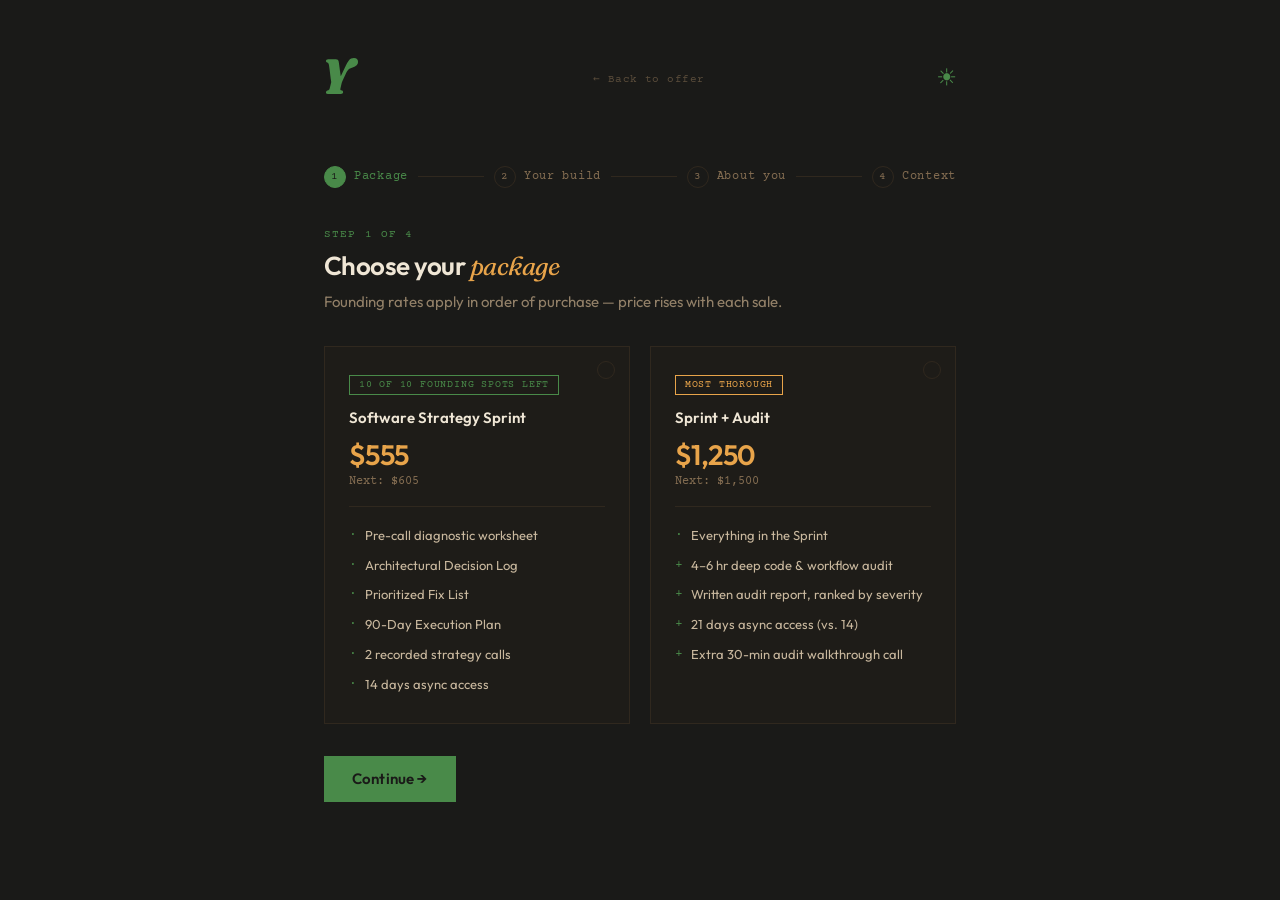
<file: apply.html>
<!DOCTYPE HTML>
<html>
  <head>
    <title>Apply — Software Strategy Sprint</title>
    <meta charset="utf-8" />
    <meta name="viewport" content="width=device-width, initial-scale=1" />
    <meta name="description" content="Apply for a founding cohort spot in the Software Strategy Sprint." />
    <link rel="icon" href="/favicon-y-fraunces-nobox.svg" type="image/svg+xml">
    <style>
      @import url('https://fonts.googleapis.com/css2?family=Outfit:wght@300;400;500;600&family=Fraunces:ital,opsz,wght@0,9..144,300;0,9..144,400;0,9..144,500;1,9..144,300;1,9..144,400;1,9..144,500&family=Courier+Prime:ital,wght@0,400;0,700;1,400&display=swap');

      * { margin: 0; padding: 0; box-sizing: border-box; }

      :root {
        --bg: #1a1a18;
        --bg-clearing: #1e1c18;
        --rule: #30281e;
        --rule-heavy: #efe6d5;

        --text-bone: #efe6d5;
        --text-sand: #c9b89e;
        --text-leather: #9e8874;
        --text-dusk: #928068;
        --text-bark: #856e52;

        --accent: #e8a44a;
        --accent-hover: #f5d89a;
        --accent-secondary: #d4704a;

        --system: #498a49;
        --system-deep: #2d4a2d;

        --ash: #3d2218;
        --grad-left: #3d2218;
        --grad-mid: #648864;
        --grad-right: #1a2e1a;
      }

      [data-mode="light"] {
        --bg: #cda07a;
        --bg-clearing: #c4986f;
        --rule: #b08058;
        --rule-heavy: #261810;
        --text-bone: #1e1610;
        --text-sand: #2a1a10;
        --text-leather: #443218;
        --text-dusk: #453018;
        --text-bark: #584028;
        --accent: #8b3a2a;
        --accent-hover: #a04028;
        --accent-secondary: #6e2e20;
        --system: #046a00;
        --system-deep: #8aaa80;
        --ash: #6e2e20;
        --grad-left: #6e2e20;
        --grad-mid: #3a6838;
        --grad-right: #2d4a2d;
      }

      body {
        font-family: 'Outfit', system-ui, sans-serif;
        background: var(--bg);
        color: var(--text-bone);
        transition: background 0.5s, color 0.5s;
      }

      .page { max-width: 680px; margin: 0 auto; padding: 2.5rem 1.5rem 5rem; }

      .mode-toggle { cursor: pointer; font-size: 30px; transition: color 0.2s; }
      .mode-toggle:hover { color: var(--accent); }

      .divider { border: none; border-top: 0.5px solid var(--rule); margin: 2rem 0; transition: border-color 0.5s; }

      .ground-strip {
        height: 3px; border-radius: 2px; margin: 2rem 0;
        background: linear-gradient(90deg, var(--grad-left) 0%, var(--grad-mid) 50%, var(--grad-right) 100%);
        opacity: 0.45; transition: opacity 0.5s;
      }

      /* ── Nav ── */
      .topline {
        display: flex; justify-content: space-between; align-items: center;
        font-family: 'Courier Prime', monospace; font-size: 13px;
        color: var(--system); letter-spacing: 0.04em; margin-bottom: 3rem;
        transition: color 0.5s, background 0.5s;
        position: sticky; top: 0; z-index: 100;
        background: var(--bg); padding: 1rem 0;
      }
      .name { color: var(--system); font-family: 'Courier Prime', monospace; font-size: 18px; }
      .topline-back {
        font-family: 'Courier Prime', monospace; font-size: 11px;
        color: var(--text-bark); letter-spacing: 0.04em;
        text-decoration: none; transition: color 0.2s; opacity: 0.6;
      }
      .topline-back:hover { color: var(--text-dusk); opacity: 1; }

      /* ── Progress bar ── */
      .progress-bar {
        display: flex; align-items: center; margin-bottom: 2.5rem;
      }
      .progress-step {
        display: flex; align-items: center; gap: 0.5rem;
        font-family: 'Courier Prime', monospace; font-size: 12px;
        letter-spacing: 0.06em; color: var(--text-bark);
        transition: color 0.3s;
      }
      .progress-step.active { color: var(--system); }
      .progress-step.done { color: var(--text-dusk); }
      .progress-dot {
        width: 22px; height: 22px; border-radius: 50%;
        border: 1px solid var(--rule); background: transparent;
        display: flex; align-items: center; justify-content: center;
        font-size: 11px; font-family: 'Courier Prime', monospace;
        color: var(--text-bark); flex-shrink: 0;
        transition: background 0.3s, border-color 0.3s, color 0.3s;
      }
      .progress-step.active .progress-dot {
        background: var(--system); border-color: var(--system);
        color: var(--bg);
      }
      .progress-step.done .progress-dot {
        background: var(--system-deep); border-color: var(--system-deep);
        color: var(--system);
      }
      .progress-line {
        flex: 1; height: 1px; background: var(--rule); margin: 0 0.6rem;
        transition: background 0.3s;
      }
      .progress-line.done { background: var(--system-deep); }

      /* ── Step header ── */
      .step-label {
        font-family: 'Courier Prime', monospace; font-size: 11px;
        letter-spacing: 0.1em; text-transform: uppercase;
        color: var(--system); margin-bottom: 0.5rem; transition: color 0.5s;
      }
      .step-title {
        font-size: 26px; font-weight: 600; letter-spacing: -0.02em;
        color: var(--text-bone); margin-bottom: 0.5rem; transition: color 0.5s;
      }
      .step-title em {
        font-family: 'Fraunces', Georgia, serif; font-style: italic;
        font-weight: 400; color: var(--accent); transition: color 0.5s;
      }
      .step-sub {
        font-size: 15px; color: var(--text-dusk); line-height: 1.65;
        margin-bottom: 2rem; transition: color 0.5s;
      }

      /* ── Package cards ── */
      .package-grid {
        display: grid; grid-template-columns: 1fr 1fr; gap: 1.25rem;
        margin-bottom: 1.5rem;
      }
      .package-card {
        border: 1px solid var(--rule); padding: 1.5rem;
        background: var(--bg-clearing); cursor: pointer;
        transition: border-color 0.2s, background 0.2s;
        position: relative;
      }
      .package-card:hover { border-color: var(--text-bark); }
      .package-card.selected {
        border-color: var(--system);
        background: var(--system-deep);
      }
      .package-card.sold-out {
        opacity: 0.45; cursor: not-allowed;
        pointer-events: none;
      }
      .package-card.sold-out .package-price-now {
        text-decoration: line-through; color: var(--text-bark);
      }
      .package-card .sold-out-flag {
        display: none;
        font-family: 'Courier Prime', monospace; font-size: 11px;
        letter-spacing: 0.1em; text-transform: uppercase;
        color: var(--accent-secondary); margin-top: 0.5rem;
      }
      .package-card.sold-out .sold-out-flag { display: block; }
      .package-card-check {
        position: absolute; top: 0.85rem; right: 0.85rem;
        width: 18px; height: 18px; border-radius: 50%;
        border: 1px solid var(--rule); background: transparent;
        display: flex; align-items: center; justify-content: center;
        transition: background 0.2s, border-color 0.2s;
        font-size: 10px; color: transparent;
      }
      .package-card.selected .package-card-check {
        background: var(--system); border-color: var(--system);
        color: var(--bg);
      }
      .package-badge {
        display: inline-block;
        font-family: 'Courier Prime', monospace; font-size: 10px;
        letter-spacing: 0.08em; text-transform: uppercase;
        padding: 0.2rem 0.55rem; margin-bottom: 0.85rem;
        border: 0.5px solid var(--accent); color: var(--accent);
        transition: color 0.5s, border-color 0.5s;
      }
      .package-badge.spots {
        border-color: var(--system); color: var(--system);
      }
      .package-name {
        font-size: 15px; font-weight: 600; color: var(--text-bone);
        margin-bottom: 0.6rem; transition: color 0.5s;
      }
      .package-price-now {
        font-size: 28px; font-weight: 600; color: var(--accent);
        letter-spacing: -0.02em; margin-bottom: 0.2rem;
        transition: color 0.5s;
      }
      .package-price-next {
        font-family: 'Courier Prime', monospace; font-size: 12px;
        color: var(--text-bark); margin-bottom: 1.1rem;
        transition: color 0.5s;
      }
      .package-features {
        list-style: none; border-top: 0.5px solid var(--rule);
        padding-top: 0.85rem; transition: border-color 0.5s;
      }
      .package-features li {
        font-size: 13px; color: var(--text-sand); line-height: 1.55;
        padding: 0.3rem 0; display: flex; gap: 0.5rem;
        transition: color 0.5s;
      }
      .package-features li .mk { color: var(--system); font-family: 'Courier Prime', monospace; flex-shrink: 0; }

      /* ── Form fields ── */
      .field-group { margin-bottom: 1.75rem; }
      .field-label {
        display: block; font-size: 14px; font-weight: 500;
        color: var(--text-sand); margin-bottom: 0.5rem;
        transition: color 0.5s;
      }
      .field-hint {
        font-size: 13px; color: var(--text-bark);
        margin-bottom: 0.6rem; font-family: 'Courier Prime', monospace;
        letter-spacing: 0.02em; transition: color 0.5s;
      }
      .field-input, .field-textarea, .field-select {
        width: 100%; background: var(--bg-clearing);
        border: 0.5px solid var(--rule); color: var(--text-bone);
        font-family: 'Outfit', system-ui, sans-serif; font-size: 15px;
        padding: 0.7rem 0.9rem; outline: none;
        transition: border-color 0.2s, background 0.5s, color 0.5s;
        border-radius: 0;
        -webkit-appearance: none;
      }
      .field-input:focus, .field-textarea:focus, .field-select:focus {
        border-color: var(--system);
      }
      .field-textarea { resize: vertical; min-height: 90px; line-height: 1.6; }
      .field-select {
        cursor: pointer;
        background-image: url("data:image/svg+xml,%3Csvg xmlns='http://www.w3.org/2000/svg' width='12' height='7' viewBox='0 0 12 7'%3E%3Cpath d='M1 1l5 5 5-5' stroke='%23928068' stroke-width='1.5' fill='none' stroke-linecap='round'/%3E%3C/svg%3E");
        background-repeat: no-repeat;
        background-position: right 0.9rem center;
        padding-right: 2.5rem;
      }
      .field-input::placeholder, .field-textarea::placeholder { color: var(--text-bark); opacity: 0.7; }

      /* ── Chips ── */
      .chip-group {
        display: flex; flex-wrap: wrap; gap: 0.5rem; margin-top: 0.5rem;
      }
      .chip {
        padding: 0.4rem 0.85rem; border: 0.5px solid var(--rule);
        background: var(--bg-clearing); color: var(--text-dusk);
        font-family: 'Courier Prime', monospace; font-size: 12px;
        letter-spacing: 0.04em; cursor: pointer;
        transition: border-color 0.15s, color 0.15s, background 0.15s;
        user-select: none;
      }
      .chip:hover { border-color: var(--text-bark); color: var(--text-sand); }
      .chip.active {
        border-color: var(--system); background: var(--system-deep);
        color: var(--system);
      }

      /* ── Radio group ── */
      .radio-group { display: flex; flex-direction: column; gap: 0.5rem; margin-top: 0.5rem; }
      .radio-option {
        display: flex; align-items: flex-start; gap: 0.75rem;
        padding: 0.75rem 1rem; border: 0.5px solid var(--rule);
        background: var(--bg-clearing); cursor: pointer;
        transition: border-color 0.15s, background 0.15s;
      }
      .radio-option:hover { border-color: var(--text-bark); }
      .radio-option.selected {
        border-color: var(--system); background: var(--system-deep);
      }
      .radio-dot {
        width: 16px; height: 16px; border-radius: 50%;
        border: 1px solid var(--rule); flex-shrink: 0; margin-top: 2px;
        display: flex; align-items: center; justify-content: center;
        transition: border-color 0.15s;
      }
      .radio-option.selected .radio-dot { border-color: var(--system); }
      .radio-dot-inner {
        width: 8px; height: 8px; border-radius: 50%;
        background: transparent; transition: background 0.15s;
      }
      .radio-option.selected .radio-dot-inner { background: var(--system); }
      .radio-text { font-size: 14px; color: var(--text-sand); line-height: 1.5; transition: color 0.5s; }

      /* ── Error messages ── */
      .field-error {
        font-size: 12px; color: var(--accent-secondary);
        font-family: 'Courier Prime', monospace; margin-top: 0.45rem;
        display: none;
      }
      .field-error.visible { display: block; }
      .field-group.has-error .field-input,
      .field-group.has-error .field-textarea,
      .field-group.has-error .field-select {
        border-color: var(--accent-secondary);
      }

      /* ── Order summary ── */
      .order-summary {
        border: 1px solid var(--system); padding: 1.5rem;
        background: var(--bg-clearing); margin-bottom: 1.75rem;
        transition: background 0.5s, border-color 0.5s;
      }
      .order-summary-label {
        font-family: 'Courier Prime', monospace; font-size: 11px;
        letter-spacing: 0.1em; text-transform: uppercase;
        color: var(--system); margin-bottom: 1rem; transition: color 0.5s;
      }
      .order-row {
        display: flex; justify-content: space-between; align-items: baseline;
        padding: 0.5rem 0; border-bottom: 0.5px solid var(--rule);
        font-size: 14px; transition: border-color 0.5s;
      }
      .order-row:last-child { border-bottom: none; }
      .order-row-key { color: var(--text-dusk); transition: color 0.5s; }
      .order-row-val { color: var(--text-sand); transition: color 0.5s; }
      .order-row-val.price {
        font-size: 20px; font-weight: 600; color: var(--accent);
        letter-spacing: -0.02em; transition: color 0.5s;
      }

      /* ── Navigation buttons ── */
      .btn-row {
        display: flex; gap: 0.75rem; align-items: center; margin-top: 2rem;
      }
      .btn-primary {
        display: inline-block; padding: 0.85rem 1.75rem;
        background: var(--system); color: var(--bg);
        font-family: 'Outfit', system-ui, sans-serif;
        font-size: 15px; font-weight: 600; letter-spacing: 0.01em;
        cursor: pointer; border: none; border-radius: 0;
        transition: background 0.18s, color 0.18s; text-align: center;
      }
      .btn-primary:hover { background: var(--accent); color: var(--bg); }
      .btn-primary:disabled {
        opacity: 0.5; cursor: not-allowed;
      }
      .btn-primary:disabled:hover { background: var(--system); }
      .btn-ghost {
        display: inline-block; padding: 0.85rem 1.25rem;
        background: transparent; color: var(--text-dusk);
        font-family: 'Courier Prime', monospace;
        font-size: 13px; letter-spacing: 0.04em;
        cursor: pointer; border: 0.5px solid var(--rule); border-radius: 0;
        transition: border-color 0.18s, color 0.18s;
      }
      .btn-ghost:hover { border-color: var(--text-bark); color: var(--text-sand); }

      /* ── Submit trust signals ── */
      .trust-line {
        margin-top: 0.85rem; font-size: 13px; color: var(--text-bark);
        font-family: 'Courier Prime', monospace; display: flex;
        align-items: center; gap: 0.4rem; transition: color 0.5s;
      }
      .trust-line .lock { font-size: 12px; }

      /* ── Inline status messages ── */
      .form-status {
        padding: 1rem 1.25rem; font-size: 14px; line-height: 1.6;
        margin-bottom: 1.5rem; display: none;
      }
      .form-status.error {
        border: 0.5px solid var(--accent-secondary);
        color: var(--accent-secondary); background: var(--bg-clearing);
        display: block;
      }
      .form-status.full {
        border: 0.5px solid var(--text-bark);
        color: var(--text-sand); background: var(--bg-clearing);
        display: block;
      }

      /* ── Step visibility ── */
      .form-step { display: none; }
      .form-step.active { display: block; }

      @media (max-width: 560px) {
        .package-grid { grid-template-columns: 1fr; }
        .step-title { font-size: 22px; }
        .progress-step span { display: none; }
        .btn-row { flex-direction: column; align-items: stretch; }
        .btn-primary, .btn-ghost { text-align: center; }
      }
    </style>
  </head>
  <body>
  <div class="page" id="root">

    <!-- Nav -->
    <div class="topline">
      <span class="name">
        <a href="https://yemagbe.com" style="display:inline-flex;align-items:center;text-decoration:none;">
          <img src="/favicon-y-fraunces-nobox.svg" alt="Y" style="height:2.2em;vertical-align:-0.15em;">
        </a>
      </span>
      <a class="topline-back" href="/offer">← Back to offer</a>
      <span class="mode-toggle" onclick="toggleMode()" id="mode-icon" title="terre de jour">☀︎</span>
    </div>

    <!-- Progress bar -->
    <div class="progress-bar" id="progress-bar">
      <div class="progress-step active" id="prog-1">
        <div class="progress-dot" id="pdot-1">1</div>
        <span>Package</span>
      </div>
      <div class="progress-line" id="pline-1"></div>
      <div class="progress-step" id="prog-2">
        <div class="progress-dot" id="pdot-2">2</div>
        <span>Your build</span>
      </div>
      <div class="progress-line" id="pline-2"></div>
      <div class="progress-step" id="prog-3">
        <div class="progress-dot" id="pdot-3">3</div>
        <span>About you</span>
      </div>
      <div class="progress-line" id="pline-3"></div>
      <div class="progress-step" id="prog-4">
        <div class="progress-dot" id="pdot-4">4</div>
        <span>Context</span>
      </div>
    </div>

    <!-- ── Step 1: Choose package ── -->
    <div class="form-step active" id="step-1">
      <div class="step-label">Step 1 of 4</div>
      <h1 class="step-title">Choose your <em>package</em></h1>
      <p class="step-sub">Founding rates apply in order of purchase — price rises with each sale.</p>

      <div class="package-grid" id="package-grid">

        <div class="package-card" id="card-sprint" onclick="selectPackage('sprint')">
          <div class="package-card-check" id="check-sprint">✓</div>
          <div class="package-badge spots" id="badge-sprint">10 founding spots</div>
          <div class="package-name">Software Strategy Sprint</div>
          <div class="package-price-now" id="price-now-sprint">$555</div>
          <div class="package-price-next" id="price-next-sprint">Next: $605</div>
          <div class="sold-out-flag">Cohort full</div>
          <ul class="package-features">
            <li><span class="mk">·</span><span>Pre-call diagnostic worksheet</span></li>
            <li><span class="mk">·</span><span>Architectural Decision Log</span></li>
            <li><span class="mk">·</span><span>Prioritized Fix List</span></li>
            <li><span class="mk">·</span><span>90-Day Execution Plan</span></li>
            <li><span class="mk">·</span><span>2 recorded strategy calls</span></li>
            <li><span class="mk">·</span><span>14 days async access</span></li>
          </ul>
        </div>

        <div class="package-card" id="card-audit" onclick="selectPackage('audit')">
          <div class="package-card-check" id="check-audit">✓</div>
          <div class="package-badge" id="badge-audit">Most thorough</div>
          <div class="package-name">Sprint + Audit</div>
          <div class="package-price-now" id="price-now-audit">$1,250</div>
          <div class="package-price-next" id="price-next-audit">Next: $1,500</div>
          <div class="sold-out-flag">Cohort full</div>
          <ul class="package-features">
            <li><span class="mk">·</span><span>Everything in the Sprint</span></li>
            <li><span class="mk">+</span><span>4–6 hr deep code &amp; workflow audit</span></li>
            <li><span class="mk">+</span><span>Written audit report, ranked by severity</span></li>
            <li><span class="mk">+</span><span>21 days async access (vs. 14)</span></li>
            <li><span class="mk">+</span><span>Extra 30-min audit walkthrough call</span></li>
          </ul>
        </div>

      </div>

      <div class="field-error visible" id="error-package" style="display:none;">Please select a package to continue.</div>

      <div class="btn-row">
        <button class="btn-primary" onclick="goToStep(2)">Continue →</button>
      </div>
    </div>

    <!-- ── Step 2: About your build ── -->
    <div class="form-step" id="step-2">
      <div class="step-label">Step 2 of 4</div>
      <h1 class="step-title">About your <em>build</em></h1>
      <p class="step-sub">Tell me what you've made and where it stands.</p>

      <div class="field-group" id="fg-whatBuilt">
        <label class="field-label" for="whatBuilt">What did you build?</label>
        <div class="field-hint">1–2 sentences is fine.</div>
        <textarea class="field-textarea" id="whatBuilt" oninput="saveState()" placeholder="E.g. A client portal for a legal firm, built with Cursor and a Next.js template. Users can upload documents and get AI-generated summaries."></textarea>
        <div class="field-error" id="error-whatBuilt">Please describe what you built.</div>
      </div>

      <div class="field-group" id="fg-tools">
        <label class="field-label">Tools used</label>
        <div class="field-hint">Select all that apply.</div>
        <div class="chip-group" id="chip-group">
          <div class="chip" data-tool="Cursor" onclick="toggleChip(this)">Cursor</div>
          <div class="chip" data-tool="Claude Code" onclick="toggleChip(this)">Claude Code</div>
          <div class="chip" data-tool="Lovable" onclick="toggleChip(this)">Lovable</div>
          <div class="chip" data-tool="Bolt" onclick="toggleChip(this)">Bolt</div>
          <div class="chip" data-tool="v0" onclick="toggleChip(this)">v0</div>
          <div class="chip" data-tool="Replit" onclick="toggleChip(this)">Replit</div>
          <div class="chip" data-tool="n8n" onclick="toggleChip(this)">n8n</div>
          <div class="chip" data-tool="Make" onclick="toggleChip(this)">Make</div>
          <div class="chip" data-tool="Other" onclick="toggleChip(this)">Other</div>
        </div>
        <div class="field-error" id="error-tools">Please select at least one tool.</div>
      </div>

      <div class="field-group" id="fg-isLive">
        <label class="field-label">Is it live?</label>
        <div class="radio-group" id="rg-isLive">
          <div class="radio-option" data-value="live" onclick="selectRadio('isLive', 'live', this)">
            <div class="radio-dot"><div class="radio-dot-inner"></div></div>
            <div class="radio-text">Yes — people are using it now</div>
          </div>
          <div class="radio-option" data-value="soon" onclick="selectRadio('isLive', 'soon', this)">
            <div class="radio-dot"><div class="radio-dot-inner"></div></div>
            <div class="radio-text">Not yet, but will be within 60 days</div>
          </div>
          <div class="radio-option" data-value="polishing" onclick="selectRadio('isLive', 'polishing', this)">
            <div class="radio-dot"><div class="radio-dot-inner"></div></div>
            <div class="radio-text">Still being polished before launch</div>
          </div>
        </div>
        <div class="field-error" id="error-isLive">Please select one option.</div>
      </div>

      <div class="btn-row">
        <button class="btn-primary" onclick="goToStep(3)">Continue →</button>
        <button class="btn-ghost" onclick="goToStep(1)">← Back</button>
      </div>
    </div>

    <!-- ── Step 3: About you ── -->
    <div class="form-step" id="step-3">
      <div class="step-label">Step 3 of 4</div>
      <h1 class="step-title">About <em>you</em></h1>
      <p class="step-sub">Your contact details and how you fit into your project.</p>

      <div class="field-group" id="fg-name">
        <label class="field-label" for="fullName">Full name</label>
        <input class="field-input" type="text" id="fullName" autocomplete="name" oninput="saveState()" placeholder="Your full name" />
        <div class="field-error" id="error-name">Please enter your name.</div>
      </div>

      <div class="field-group" id="fg-email">
        <label class="field-label" for="email">Email</label>
        <input class="field-input" type="email" id="email" autocomplete="email" oninput="saveState()" placeholder="you@example.com" />
        <div class="field-error" id="error-email">Please enter a valid email address.</div>
      </div>

      <div class="field-group" id="fg-company">
        <label class="field-label" for="company">Product or company name</label>
        <input class="field-input" type="text" id="company" oninput="saveState()" placeholder="What are you building?" />
        <div class="field-error" id="error-company">Please enter your product or company name.</div>
      </div>

      <div class="field-group" id="fg-role">
        <label class="field-label">Your role</label>
        <div class="radio-group" id="rg-role">
          <div class="radio-option" data-value="founder" onclick="selectRadio('role', 'founder', this)">
            <div class="radio-dot"><div class="radio-dot-inner"></div></div>
            <div class="radio-text">Founder / Solo builder</div>
          </div>
          <div class="radio-option" data-value="cto" onclick="selectRadio('role', 'cto', this)">
            <div class="radio-dot"><div class="radio-dot-inner"></div></div>
            <div class="radio-text">CTO / Technical lead</div>
          </div>
          <div class="radio-option" data-value="nontechnical" onclick="selectRadio('role', 'nontechnical', this)">
            <div class="radio-dot"><div class="radio-dot-inner"></div></div>
            <div class="radio-text">Non-technical founder</div>
          </div>
          <div class="radio-option" data-value="pm" onclick="selectRadio('role', 'pm', this)">
            <div class="radio-dot"><div class="radio-dot-inner"></div></div>
            <div class="radio-text">Product manager</div>
          </div>
        </div>
        <div class="field-error" id="error-role">Please select your role.</div>
      </div>

      <div class="btn-row">
        <button class="btn-primary" onclick="goToStep(4)">Continue →</button>
        <button class="btn-ghost" onclick="goToStep(2)">← Back</button>
      </div>
    </div>

    <!-- ── Step 4: Context + review ── -->
    <div class="form-step" id="step-4">
      <div class="step-label">Step 4 of 4</div>
      <h1 class="step-title">Final <em>context</em></h1>
      <p class="step-sub">Last few questions — then you'll see your order summary and lock in your rate.</p>

      <div class="field-group" id="fg-worry">
        <label class="field-label" for="worry">Biggest worry about your current build</label>
        <textarea class="field-textarea" id="worry" oninput="saveState()" placeholder="What keeps you up at night about the code? E.g. 'I'm not sure if the auth is solid' or 'the AI chose a database schema I don't fully understand.'"></textarea>
        <div class="field-error" id="error-worry">Please share your biggest concern.</div>
      </div>

      <div class="field-group" id="fg-milestone">
        <label class="field-label">90-day milestone</label>
        <div class="radio-group" id="rg-milestone">
          <div class="radio-option" data-value="customers" onclick="selectRadio('milestone', 'customers', this)">
            <div class="radio-dot"><div class="radio-dot-inner"></div></div>
            <div class="radio-text">First paying customers</div>
          </div>
          <div class="radio-option" data-value="fundraising" onclick="selectRadio('milestone', 'fundraising', this)">
            <div class="radio-dot"><div class="radio-dot-inner"></div></div>
            <div class="radio-text">Fundraising / investor pitch</div>
          </div>
          <div class="radio-option" data-value="scaling" onclick="selectRadio('milestone', 'scaling', this)">
            <div class="radio-dot"><div class="radio-dot-inner"></div></div>
            <div class="radio-text">Scaling to more users</div>
          </div>
          <div class="radio-option" data-value="hire" onclick="selectRadio('milestone', 'hire', this)">
            <div class="radio-dot"><div class="radio-dot-inner"></div></div>
            <div class="radio-text">Making a key hire</div>
          </div>
          <div class="radio-option" data-value="other" onclick="selectRadio('milestone', 'other', this)">
            <div class="radio-dot"><div class="radio-dot-inner"></div></div>
            <div class="radio-text">Something else</div>
          </div>
        </div>
        <div class="field-error" id="error-milestone">Please select your 90-day milestone.</div>
      </div>

      <div class="field-group" id="fg-source">
        <label class="field-label" for="source">How did you find out about this?</label>
        <select class="field-select" id="source" onchange="saveState()">
          <option value="">Select one</option>
          <option value="linkedin">LinkedIn</option>
          <option value="twitter">Twitter / X</option>
          <option value="wordofmouth">Word of mouth</option>
          <option value="newsletter">Newsletter</option>
          <option value="seo">Search / SEO</option>
          <option value="other">Other</option>
        </select>
        <div class="field-error" id="error-source">Please select how you found out.</div>
      </div>

      <hr class="divider" />

      <!-- Order summary -->
      <div class="order-summary" id="order-summary">
        <div class="order-summary-label">Order summary</div>
        <div class="order-row">
          <span class="order-row-key">Package</span>
          <span class="order-row-val" id="summary-package">—</span>
        </div>
        <div class="order-row">
          <span class="order-row-key">Duration</span>
          <span class="order-row-val" id="summary-duration">—</span>
        </div>
        <div class="order-row">
          <span class="order-row-key">Founding spots remaining</span>
          <span class="order-row-val" id="summary-spots">—</span>
        </div>
        <div class="order-row">
          <span class="order-row-key">Today's price</span>
          <span class="order-row-val price" id="summary-price">—</span>
        </div>
      </div>

      <div class="form-status" id="form-status"></div>

      <button class="btn-primary" id="submit-btn" onclick="submitApplication()" style="width:100%;padding:1rem 1.75rem;font-size:16px;">
        Lock in my founding rate →
      </button>

      <div class="trust-line">
        <span class="lock">🔒</span>
        Secure payment via Stripe
      </div>
      <div class="trust-line" style="margin-top:0.35rem;">
        Day 3 Guarantee — if the first call wasn't worth it, full refund, no questions asked.
      </div>
      <div class="trust-line" style="margin-top:0.35rem;">
        Mutual fit — I reserve the right to end any engagement within Day 3 and issue a full refund.
      </div>

      <div class="btn-row" style="margin-top:1.5rem;">
        <button class="btn-ghost" onclick="goToStep(3)">← Back</button>
      </div>
    </div>

  </div><!-- /.page -->

  <script>
    const API_URL = 'https://yemagbe-money.vercel.app';
    const STORAGE_KEY = 'apply.formstate.v1';

    // Static metadata — durations don't change. Pricing comes from /api/pricing.
    const PACKAGE_META = {
      sprint: { name: 'Software Strategy Sprint', duration: '20 days' },
      audit:  { name: 'Sprint + Audit', duration: '20 days + extended async' },
    };

    // Live pricing cache, populated by loadLivePricing(). Falls back to defaults
    // if the network call fails so the form still works.
    let livePricing = {
      sprint: { currentPrice: 555,  nextPrice: 605,  spotsRemaining: 10, soldOut: false },
      audit:  { currentPrice: 1250, nextPrice: 1500, spotsRemaining: 3,  soldOut: false },
    };

    const state = {
      package: null,
      tools: new Set(),
      isLive: null,
      role: null,
      milestone: null,
    };

    // ── Package selection ──
    function selectPackage(pkg) {
      if (livePricing[pkg]?.soldOut) return;
      state.package = pkg;
      document.getElementById('card-sprint').classList.toggle('selected', pkg === 'sprint');
      document.getElementById('card-audit').classList.toggle('selected', pkg === 'audit');
      document.getElementById('error-package').style.display = 'none';
      saveState();
    }

    // ── Chip toggle ──
    function toggleChip(el) {
      const tool = el.dataset.tool;
      if (state.tools.has(tool)) {
        state.tools.delete(tool);
        el.classList.remove('active');
      } else {
        state.tools.add(tool);
        el.classList.add('active');
      }
      saveState();
    }

    // ── Radio selection ──
    function selectRadio(group, value, el) {
      state[group] = value;
      const container = document.getElementById('rg-' + group);
      container.querySelectorAll('.radio-option').forEach(o => o.classList.remove('selected'));
      el.classList.add('selected');
      hideError('error-' + group);
      saveState();
    }

    function setRadioByValue(group, value) {
      if (!value) return;
      const opt = document.querySelector(`#rg-${group} .radio-option[data-value="${value}"]`);
      if (opt) selectRadio(group, value, opt);
    }

    // ── Money formatting ──
    function fmt(amount) {
      if (amount == null) return '—';
      return '$' + amount.toLocaleString('en-US');
    }

    // ── Live pricing fetch ──
    async function loadLivePricing() {
      try {
        const res = await fetch(`${API_URL}/api/pricing`, { cache: 'no-store' });
        if (!res.ok) return;
        const data = await res.json();
        if (data.sprint) livePricing.sprint = data.sprint;
        if (data.audit)  livePricing.audit  = data.audit;
      } catch (_) {
        // Use defaults. Form still functions; Stripe is the source of truth.
      }
      renderPackagePricing();
      renderOrderSummary();
    }

    function renderPackagePricing() {
      for (const key of ['sprint', 'audit']) {
        const p = livePricing[key];
        const card = document.getElementById('card-' + key);
        const priceNow = document.getElementById('price-now-' + key);
        const priceNext = document.getElementById('price-next-' + key);
        const badge = document.getElementById('badge-' + key);
        if (!p || !card) continue;

        if (p.soldOut) {
          card.classList.add('sold-out');
          priceNow.textContent = fmt(p.currentPrice);
          priceNext.textContent = '';
          if (key === 'sprint') badge.textContent = 'Sold out';
          continue;
        }

        card.classList.remove('sold-out');
        priceNow.textContent = fmt(p.currentPrice);
        priceNext.textContent = p.nextPrice ? `Next: ${fmt(p.nextPrice)}` : 'Final founding spot';
        if (key === 'sprint') {
          badge.textContent = `${p.spotsRemaining} of 10 founding spots left`;
        }
        // Audit badge stays "Most thorough" — spots count appears in summary
      }
    }

    function renderOrderSummary() {
      if (!state.package) return;
      const meta = PACKAGE_META[state.package];
      const live = livePricing[state.package];
      if (!meta || !live) return;
      document.getElementById('summary-package').textContent = meta.name;
      document.getElementById('summary-duration').textContent = meta.duration;
      document.getElementById('summary-spots').textContent =
        live.soldOut
          ? 'Cohort full'
          : `${live.spotsRemaining} of ${state.package === 'sprint' ? 10 : 3} remaining`;
      document.getElementById('summary-price').textContent = fmt(live.currentPrice);
    }

    // ── localStorage persistence ──
    function saveState() {
      const snapshot = {
        package: state.package,
        tools: Array.from(state.tools),
        isLive: state.isLive,
        role: state.role,
        milestone: state.milestone,
        fields: {
          whatBuilt: document.getElementById('whatBuilt')?.value || '',
          fullName:  document.getElementById('fullName')?.value || '',
          email:     document.getElementById('email')?.value || '',
          company:   document.getElementById('company')?.value || '',
          worry:     document.getElementById('worry')?.value || '',
          source:    document.getElementById('source')?.value || '',
        },
      };
      try { localStorage.setItem(STORAGE_KEY, JSON.stringify(snapshot)); } catch (_) {}
    }

    function restoreState() {
      let snap;
      try {
        const raw = localStorage.getItem(STORAGE_KEY);
        if (!raw) return;
        snap = JSON.parse(raw);
      } catch (_) { return; }
      if (!snap) return;

      // Text fields
      const setField = (id, val) => { const el = document.getElementById(id); if (el && val != null) el.value = val; };
      setField('whatBuilt', snap.fields?.whatBuilt);
      setField('fullName',  snap.fields?.fullName);
      setField('email',     snap.fields?.email);
      setField('company',   snap.fields?.company);
      setField('worry',     snap.fields?.worry);
      setField('source',    snap.fields?.source);

      // Package
      if (snap.package === 'sprint' || snap.package === 'audit') {
        selectPackage(snap.package);
      }

      // Tools
      if (Array.isArray(snap.tools)) {
        snap.tools.forEach(tool => {
          const chip = document.querySelector(`.chip[data-tool="${tool}"]`);
          if (chip && !chip.classList.contains('active')) toggleChip(chip);
        });
      }

      // Radios
      setRadioByValue('isLive', snap.isLive);
      setRadioByValue('role', snap.role);
      setRadioByValue('milestone', snap.milestone);
    }

    function clearSavedState() {
      try { localStorage.removeItem(STORAGE_KEY); } catch (_) {}
    }

    // ── Error helpers ──
    function showError(id) {
      const el = document.getElementById(id);
      if (el) el.style.display = 'block';
    }
    function hideError(id) {
      const el = document.getElementById(id);
      if (el) el.style.display = 'none';
    }
    function showFieldError(fgId, errId) {
      const fg = document.getElementById(fgId);
      if (fg) fg.classList.add('has-error');
      showError(errId);
    }
    function clearFieldError(fgId, errId) {
      const fg = document.getElementById(fgId);
      if (fg) fg.classList.remove('has-error');
      hideError(errId);
    }

    // ── Step validation ──
    function validateStep(n) {
      let valid = true;

      if (n === 1) {
        if (!state.package) {
          showError('error-package');
          valid = false;
        } else {
          hideError('error-package');
        }
      }

      if (n === 2) {
        const whatBuilt = document.getElementById('whatBuilt').value.trim();
        if (!whatBuilt) {
          showFieldError('fg-whatBuilt', 'error-whatBuilt');
          valid = false;
        } else {
          clearFieldError('fg-whatBuilt', 'error-whatBuilt');
        }

        if (state.tools.size === 0) {
          showError('error-tools');
          valid = false;
        } else {
          hideError('error-tools');
        }

        if (!state.isLive) {
          showError('error-isLive');
          valid = false;
        } else {
          hideError('error-isLive');
        }
      }

      if (n === 3) {
        const name = document.getElementById('fullName').value.trim();
        if (!name) {
          showFieldError('fg-name', 'error-name');
          valid = false;
        } else {
          clearFieldError('fg-name', 'error-name');
        }

        const email = document.getElementById('email').value.trim();
        const emailOk = /^[^\s@]+@[^\s@]+\.[^\s@]+$/.test(email);
        if (!emailOk) {
          showFieldError('fg-email', 'error-email');
          valid = false;
        } else {
          clearFieldError('fg-email', 'error-email');
        }

        const company = document.getElementById('company').value.trim();
        if (!company) {
          showFieldError('fg-company', 'error-company');
          valid = false;
        } else {
          clearFieldError('fg-company', 'error-company');
        }

        if (!state.role) {
          showError('error-role');
          valid = false;
        } else {
          hideError('error-role');
        }
      }

      if (n === 4) {
        const worry = document.getElementById('worry').value.trim();
        if (!worry) {
          showFieldError('fg-worry', 'error-worry');
          valid = false;
        } else {
          clearFieldError('fg-worry', 'error-worry');
        }

        if (!state.milestone) {
          showError('error-milestone');
          valid = false;
        } else {
          hideError('error-milestone');
        }

        const source = document.getElementById('source').value;
        if (!source) {
          showFieldError('fg-source', 'error-source');
          valid = false;
        } else {
          clearFieldError('fg-source', 'error-source');
        }
      }

      return valid;
    }

    // ── Step navigation ──
    function goToStep(n) {
      const current = getCurrentStep();
      if (n > current && !validateStep(current)) return;

      // Refresh live pricing when entering step 4 — keeps the displayed price
      // in sync with what Stripe will actually charge.
      if (n === 4) {
        loadLivePricing();
      }

      document.querySelectorAll('.form-step').forEach(el => el.classList.remove('active'));
      document.getElementById('step-' + n).classList.add('active');
      updateProgress(n);
      window.scrollTo({ top: 0, behavior: 'smooth' });
    }

    function getCurrentStep() {
      const active = document.querySelector('.form-step.active');
      return active ? parseInt(active.id.replace('step-', '')) : 1;
    }

    function updateProgress(n) {
      for (let i = 1; i <= 4; i++) {
        const prog = document.getElementById('prog-' + i);
        const dot = document.getElementById('pdot-' + i);
        prog.classList.remove('active', 'done');
        if (i < n) {
          prog.classList.add('done');
          dot.textContent = '✓';
        } else if (i === n) {
          prog.classList.add('active');
          dot.textContent = i;
        } else {
          dot.textContent = i;
        }
      }
      for (let i = 1; i <= 3; i++) {
        const line = document.getElementById('pline-' + i);
        line.classList.toggle('done', i < n);
      }
    }

    // ── Submit ──
    async function submitApplication() {
      if (!validateStep(4)) return;

      saveState();

      const btn = document.getElementById('submit-btn');
      const status = document.getElementById('form-status');

      btn.disabled = true;
      btn.textContent = 'Securing your spot…';
      status.className = 'form-status';

      const payload = {
        product: state.package,
        name: document.getElementById('fullName').value.trim(),
        email: document.getElementById('email').value.trim(),
        company: document.getElementById('company').value.trim(),
        metadata: {
          role: state.role,
          whatBuilt: document.getElementById('whatBuilt').value.trim(),
          toolsUsed: Array.from(state.tools).join(', '),
          isLive: state.isLive,
          biggestWorry: document.getElementById('worry').value.trim(),
          milestone: state.milestone,
          source: document.getElementById('source').value,
        },
      };

      try {
        const res = await fetch(`${API_URL}/api/checkout`, {
          method: 'POST',
          headers: { 'Content-Type': 'application/json' },
          body: JSON.stringify(payload),
        });

        if (res.status === 410) {
          status.textContent = 'This cohort is now full. Email yemi@yemagbe.com to be notified when the next cohort opens.';
          status.className = 'form-status full';
          btn.disabled = false;
          btn.textContent = 'Lock in my founding rate →';
          return;
        }

        if (!res.ok) {
          throw new Error('Server error');
        }

        const { url } = await res.json();
        window.location.href = url;

      } catch (err) {
        status.textContent = 'Something went wrong. Please try again or email yemi@yemagbe.com.';
        status.className = 'form-status error';
        btn.disabled = false;
        btn.textContent = 'Lock in my founding rate →';
      }
    }

    // ── Light / dark mode ──
    let dark = true;
    function toggleMode() {
      dark = !dark;
      document.getElementById('root').setAttribute('data-mode', dark ? 'dark' : 'light');
      document.body.style.background = dark ? '#1a1a18' : '#cda07a';
      document.getElementById('mode-icon').textContent = dark ? '☀︎' : '☽';
      document.getElementById('mode-icon').title = dark ? 'terre de jour' : 'feu de nuit';
    }

    // ── Bootstrap ──
    document.addEventListener('DOMContentLoaded', () => {
      restoreState();
      loadLivePricing();
    });
  </script>

  </body>
</html>
</file>
